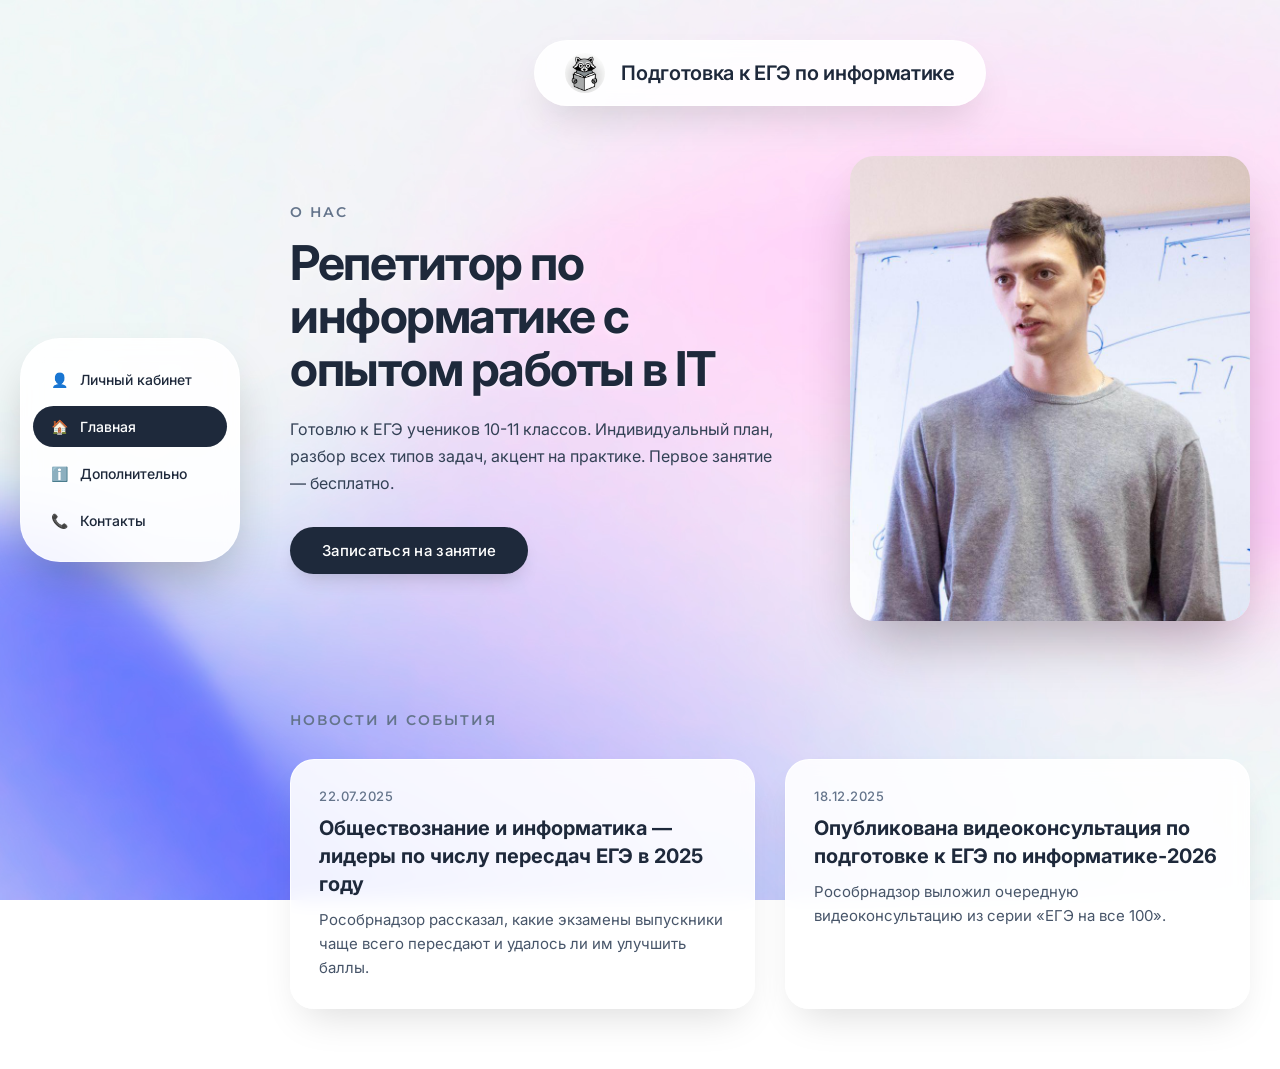
<file: index.html>
<!DOCTYPE html>
<html lang="ru">
<head>
    <meta charset="UTF-8">
    <meta name="viewport" content="width=device-width, initial-scale=1.0">
    <title>Подготовка к ЕГЭ по информатике</title>
    <link rel="stylesheet" href="style.css">
    <link href="https://fonts.googleapis.com/css2?family=Inter:wght@400;500;600;700&family=Montserrat:wght@600&display=swap" rel="stylesheet">
</head>
<body>    
    <div class="sidebar">
        <ul>
            <li><a href="lk_prew.html"><span>👤</span> <span>Личный кабинет</span></a></li>
            <li><a href="index.html" class="active"><span>🏠</span> <span>Главная</span></a></li>
            <li><a href="info.html"><span>ℹ️</span> <span>Дополнительно</span></a></li>
            <li><a href="contacts.html"><span>📞</span> <span>Контакты</span></a></li>
        </ul>
    </div>
    
    <div class="head-block">
        <div class="logo" id="logoContainer">
            <img src="logo.png" alt="Логотип" onerror="this.src='data:image/svg+xml;utf8,<svg xmlns=\'http://www.w3.org/2000/svg\' width=\'40\' height=\'40\' viewBox=\'0 0 24 24\'><circle cx=\'12\' cy=\'12\' r=\'12\' fill=\'%231e293b\'/><text x=\'6\' y=\'18\' font-family=\'Inter\' font-size=\'14\' fill=\'white\'>ЕГЭ</text></svg>'">
        </div>
        <h1>Подготовка к ЕГЭ по информатике</h1>
    </div>
    
    <div id="about">
        <div class="about-content">
            <h2>О НАС</h2>
            <h3>Репетитор по информатике с опытом работы в IT</h3>
            <p>Готовлю к ЕГЭ учеников 10-11 классов. Индивидуальный план, разбор всех типов задач, акцент на практике. Первое занятие — бесплатно.</p>
            <a href="contacts.html" class="btn">Записаться на занятие</a>
        </div>
        <div class="about-photo">
			<div class="photo photo-hover">
				<img src="ppl.png" alt="Команда" onerror="this.src='data:image/svg+xml;utf8,<svg width=\'400\' height=\'300\' xmlns=\'http://www.w3.org/2000/svg\'><rect width=\'400\' height=\'300\' fill=\'%23e2e8f0\'/><text x=\'50%\' y=\'50%\' font-family=\'Inter\' font-size=\'20\' fill=\'%23475669\' text-anchor=\'middle\' dy=\'.3em\'>Фото</text></svg>'">
			</div>
		</div>
    </div>
    
    <div id="news">
        <div class="text">
            <h2>НОВОСТИ И СОБЫТИЯ</h2>
        </div>
        <div class="news-grid">
            <div class="news-card">
                <span class="news-date">22.07.2025</span>
                <h3 class="news-title">Обществознание и информатика — лидеры по числу пересдач ЕГЭ в 2025 году</h3>
                <p class="news-excerpt">Рособрнадзор рассказал, какие экзамены выпускники чаще всего пересдают и удалось ли им улучшить баллы.</p>
            </div>
            
            <div class="news-card">
                <span class="news-date">18.12.2025</span>
                <h3 class="news-title">Опубликована видеоконсультация по подготовке к ЕГЭ по информатике-2026</h3>
                <p class="news-excerpt">Рособрнадзор выложил очередную видеоконсультацию из серии «ЕГЭ на все 100».</p>
            </div>
        </div>
    </div>
</body>
</html>
</file>
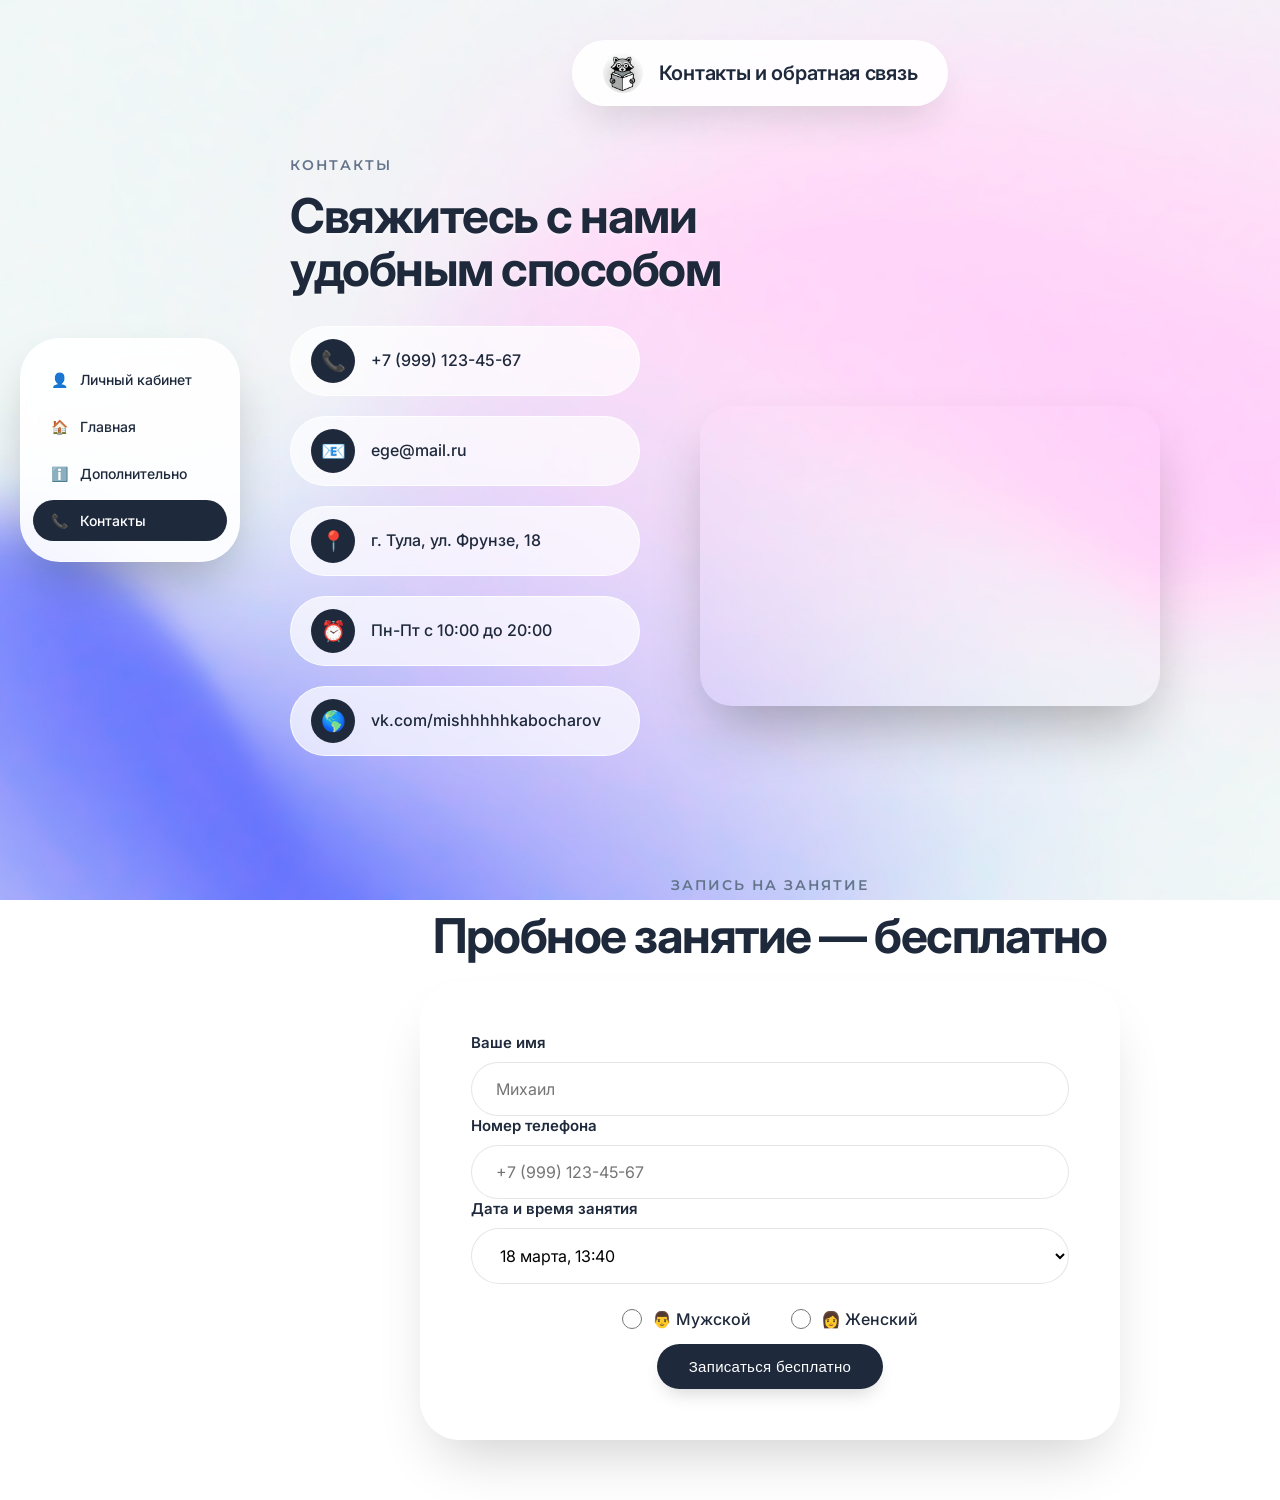
<file: contacts.html>
<!DOCTYPE html>
<html lang="ru">
<head>
    <meta charset="UTF-8">
    <meta name="viewport" content="width=device-width, initial-scale=1.0">
    <title>Контакты — Подготовка к ЕГЭ по информатике</title>
    <link rel="stylesheet" href="style.css">
    <link href="https://fonts.googleapis.com/css2?family=Inter:wght@400;500;600;700&family=Montserrat:wght@600&display=swap" rel="stylesheet">
    
    <!-- Подключение API Яндекс Карт с вашим ключом -->
    <script src="https://api-maps.yandex.ru/2.1/?apikey=f5c2d8ea-618f-4a41-a942-e3aebcf95d36&lang=ru_RU" type="text/javascript"></script>
</head>
<body>    
    <div class="sidebar">
        <ul>
            <li><a href="lk_prew.html"><span>👤</span> <span>Личный кабинет</span></a></li>
            <li><a href="index.html"><span>🏠</span> <span>Главная</span></a></li>
            <li><a href="info.html"><span>ℹ️</span> <span>Дополнительно</span></a></li>
            <li><a href="contacts.html" class="active"><span>📞</span> <span>Контакты</span></a></li>
        </ul>
    </div>
    
    <div class="head-block">
        <div class="logo" id="logoContainer">
            <img src="logo.png" alt="Логотип" onerror="this.src='data:image/svg+xml;utf8,<svg xmlns=\'http://www.w3.org/2000/svg\' width=\'40\' height=\'40\' viewBox=\'0 0 24 24\'><circle cx=\'12\' cy=\'12\' r=\'12\' fill=\'%231e293b\'/><text x=\'6\' y=\'18\' font-family=\'Inter\' font-size=\'14\' fill=\'white\'>ЕГЭ</text></svg>'">
        </div>
        <h1>Контакты и обратная связь</h1>
    </div>
    
    <div id="contacts">
        <div class="contacts-content">
            <h2>КОНТАКТЫ</h2>
            <h3>Свяжитесь с нами удобным способом</h3>
            
            <div class="contact-items">
                <div class="contact-item">
                    <span class="contact-icon">📞</span>
                    <p>+7 (999) 123-45-67</p>
                </div>
                <div class="contact-item">
                    <span class="contact-icon">📧</span>
                    <p>ege@mail.ru</p>
                </div>
                <div class="contact-item">
                    <span class="contact-icon">📍</span>
                    <p>г. Тула, ул. Фрунзе, 18</p>
                </div>
                <div class="contact-item">
                    <span class="contact-icon">⏰</span>
                    <p>Пн-Пт с 10:00 до 20:00</p>
                </div>
                <div class="contact-item">
                    <span class="contact-icon">🌎</span>
                    <p>vk.com/mishhhhhkabocharov</p>
                </div>
            </div>
        </div>
        
        <div class="contacts-photo">
            <!-- Контейнер для Яндекс Карты -->
            <div id="map" style="width: 100%; height: 300px; border-radius: 32px; overflow: hidden; box-shadow: 0 30px 60px -15px rgba(0, 0, 0, 0.3);"></div>
        </div>
    </div>
    
    <div id="booking">
        <div class="text">
            <h2>ЗАПИСЬ НА ЗАНЯТИЕ</h2>
            <h3>Пробное занятие — бесплатно</h3>
            
            <form id="bookingForm" action="#" method="post" onsubmit="return validateForm()">
                <div class="form-group">
                    <label>Ваше имя</label>
                    <input type="text" id="bookingName" placeholder="Михаил">
                    <div class="error-message" id="bookingNameError">Пожалуйста, введите имя</div>
                </div>
                
                <div class="form-group">
                    <label>Номер телефона</label>
                    <input type="text" id="phone" placeholder="+7 (999) 123-45-67">
                    <div class="error-message" id="phoneError">Введите корректный номер телефона</div>
                </div>
                
                <div class="form-group">
                    <label>Дата и время занятия</label>
                    <select name="city" id="city">
                        <option value="1" selected>18 марта, 13:40</option>
                        <option value="2">18 марта, 15:00</option>
                        <option value="3">20 марта, 13:40</option>
                        <option value="4">23 марта, 15:00</option>
                    </select>
                </div>
                
                <div class="form-group radio-group">
                    <label>
                        <input type="radio" name="gender" value="male"> 👨 Мужской
                    </label>
                    <label>
                        <input type="radio" name="gender" value="female"> 👩 Женский
                    </label>
                </div>
                <div class="error-message" id="genderError">Пожалуйста, выберите пол</div>
                
                <input type="submit" value="Записаться бесплатно">
            </form>
        </div>
    </div>

    <!-- Модальное окно для успешной записи -->
    <div id="successModal" style="display: none; position: fixed; top: 0; left: 0; width: 100%; height: 100%; background: rgba(0, 0, 0, 0.5); backdrop-filter: blur(5px); z-index: 2000; justify-content: center; align-items: center;">
        <div style="background: rgba(255, 255, 255, 0.95); backdrop-filter: blur(10px); border-radius: 40px; padding: 40px; max-width: 400px; width: 90%; box-shadow: 0 30px 60px -20px rgba(0, 0, 0, 0.3); text-align: center; animation: modalSlideUp 0.3s ease-out; border: 1px solid rgba(255, 255, 255, 0.8);">
            <div style="font-size: 80px; margin-bottom: 20px; line-height: 1;">✅</div>
            <h3 style="font-size: 28px; font-weight: 700; color: #1e293b; margin-bottom: 15px;">Вы записаны!</h3>
            <p style="font-size: 16px; color: #475569; margin-bottom: 30px; line-height: 1.6;">Спасибо за запись на пробное занятие. Наш менеджер свяжется с вами в ближайшее время для подтверждения.</p>
            <button onclick="closeModal()" style="background: #1e293b; color: white; border: none; padding: 14px 32px; border-radius: 60px; font-size: 16px; font-weight: 500; cursor: pointer; transition: all 0.2s ease; box-shadow: 0 10px 20px -8px rgba(0, 0, 0, 0.2);">Отлично</button>
        </div>
    </div>

    <!-- Добавьте стили для анимации модального окна -->
    <style>
        @keyframes modalSlideUp {
            from {
                opacity: 0;
                transform: translateY(30px);
            }
            to {
                opacity: 1;
                transform: translateY(0);
            }
        }
        
        @media (max-width: 768px) {
            #successModal > div {
                padding: 30px;
                width: 95%;
            }
            
            #successModal h3 {
                font-size: 24px;
            }
            
            #successModal p {
                font-size: 15px;
            }
        }
    </style>

    <script>
        // Инициализация карты
        ymaps.ready(initMap);
        
        function initMap() {
            try {
                // Координаты центра (ул. Фрунзе, 18, Тула)
                var mapCenter = [54.189371, 37.590821];
                
                var map = new ymaps.Map('map', {
                    center: mapCenter,
                    zoom: 16,
                    controls: ['zoomControl']
                });
                
                // Создание метки
                var placemark = new ymaps.Placemark(mapCenter, {
                    hintContent: 'ул. Фрунзе, 18',
                    balloonContent: '<strong>Подготовка к ЕГЭ</strong><br>ул. Фрунзе, 18<br>Тула'
                }, {
                    preset: 'islands#redIcon',
                    iconColor: '#1e293b'
                });
                
                map.geoObjects.add(placemark);
                
                // Адаптация карты при изменении размера окна
                window.addEventListener('resize', function() {
                    map.container.fitToViewport();
                });
            } catch (error) {
                console.error('Ошибка загрузки карты:', error);
                document.getElementById('map').innerHTML = '<div style="width: 100%; height: 100%; background: #f1f5f9; display: flex; align-items: center; justify-content: center; border-radius: 32px;"><p style="color: #64748b;">Карта временно недоступна</p></div>';
            }
        }
        
        // Функция открытия модального окна
        function showSuccessModal() {
            const modal = document.getElementById('successModal');
            modal.style.display = 'flex';
            
            // Блокируем прокрутку страницы
            document.body.style.overflow = 'hidden';
        }
        
        // Функция закрытия модального окна
        function closeModal() {
            const modal = document.getElementById('successModal');
            modal.style.display = 'none';
            
            // Возвращаем прокрутку
            document.body.style.overflow = 'auto';
            
            // Опционально: очищаем форму
            document.getElementById('bookingForm').reset();
        }
        
        // Закрытие по клику вне модального окна
        window.onclick = function(event) {
            const modal = document.getElementById('successModal');
            if (event.target === modal) {
                closeModal();
            }
        }
        
        // Закрытие по нажатию Escape
        document.addEventListener('keydown', function(event) {
            if (event.key === 'Escape') {
                const modal = document.getElementById('successModal');
                if (modal.style.display === 'flex') {
                    closeModal();
                }
            }
        });
        
        function validateForm() {
            let isValid = true;
            
            // Имя
            const nameInput = document.getElementById('bookingName');
            const nameError = document.getElementById('bookingNameError');
            if (nameInput.value.trim() === '') {
                nameInput.classList.add('error');
                nameError.classList.add('show');
                isValid = false;
            } else {
                nameInput.classList.remove('error');
                nameError.classList.remove('show');
            }
            
            // Телефон
            const phoneInput = document.getElementById('phone');
            const phoneError = document.getElementById('phoneError');
            const phoneRegex = /^\+7\s?\(?\d{3}\)?\s?\d{3}\s?-?\d{2}\s?-?\d{2}$/;
            if (phoneInput.value.trim() === '' || !phoneRegex.test(phoneInput.value.trim())) {
                phoneInput.classList.add('error');
                phoneError.classList.add('show');
                isValid = false;
            } else {
                phoneInput.classList.remove('error');
                phoneError.classList.remove('show');
            }
            
            // Пол
            const genderMale = document.querySelector('input[name="gender"][value="male"]');
            const genderFemale = document.querySelector('input[name="gender"][value="female"]');
            const genderError = document.getElementById('genderError');
            if (!genderMale.checked && !genderFemale.checked) {
                genderError.classList.add('show');
                isValid = false;
            } else {
                genderError.classList.remove('show');
            }
            
            if (isValid) {
                // Показываем модальное окно вместо alert
                showSuccessModal();
                
                // Здесь можно добавить реальную отправку формы
                console.log('Форма отправлена:', {
                    name: nameInput.value.trim(),
                    phone: phoneInput.value.trim(),
                    date: document.getElementById('city').value,
                    gender: genderMale.checked ? 'male' : 'female'
                });
            }
            
            return false; // Отключаем реальную отправку для демонстрации
        }
    </script>
</body>
</html>
</file>
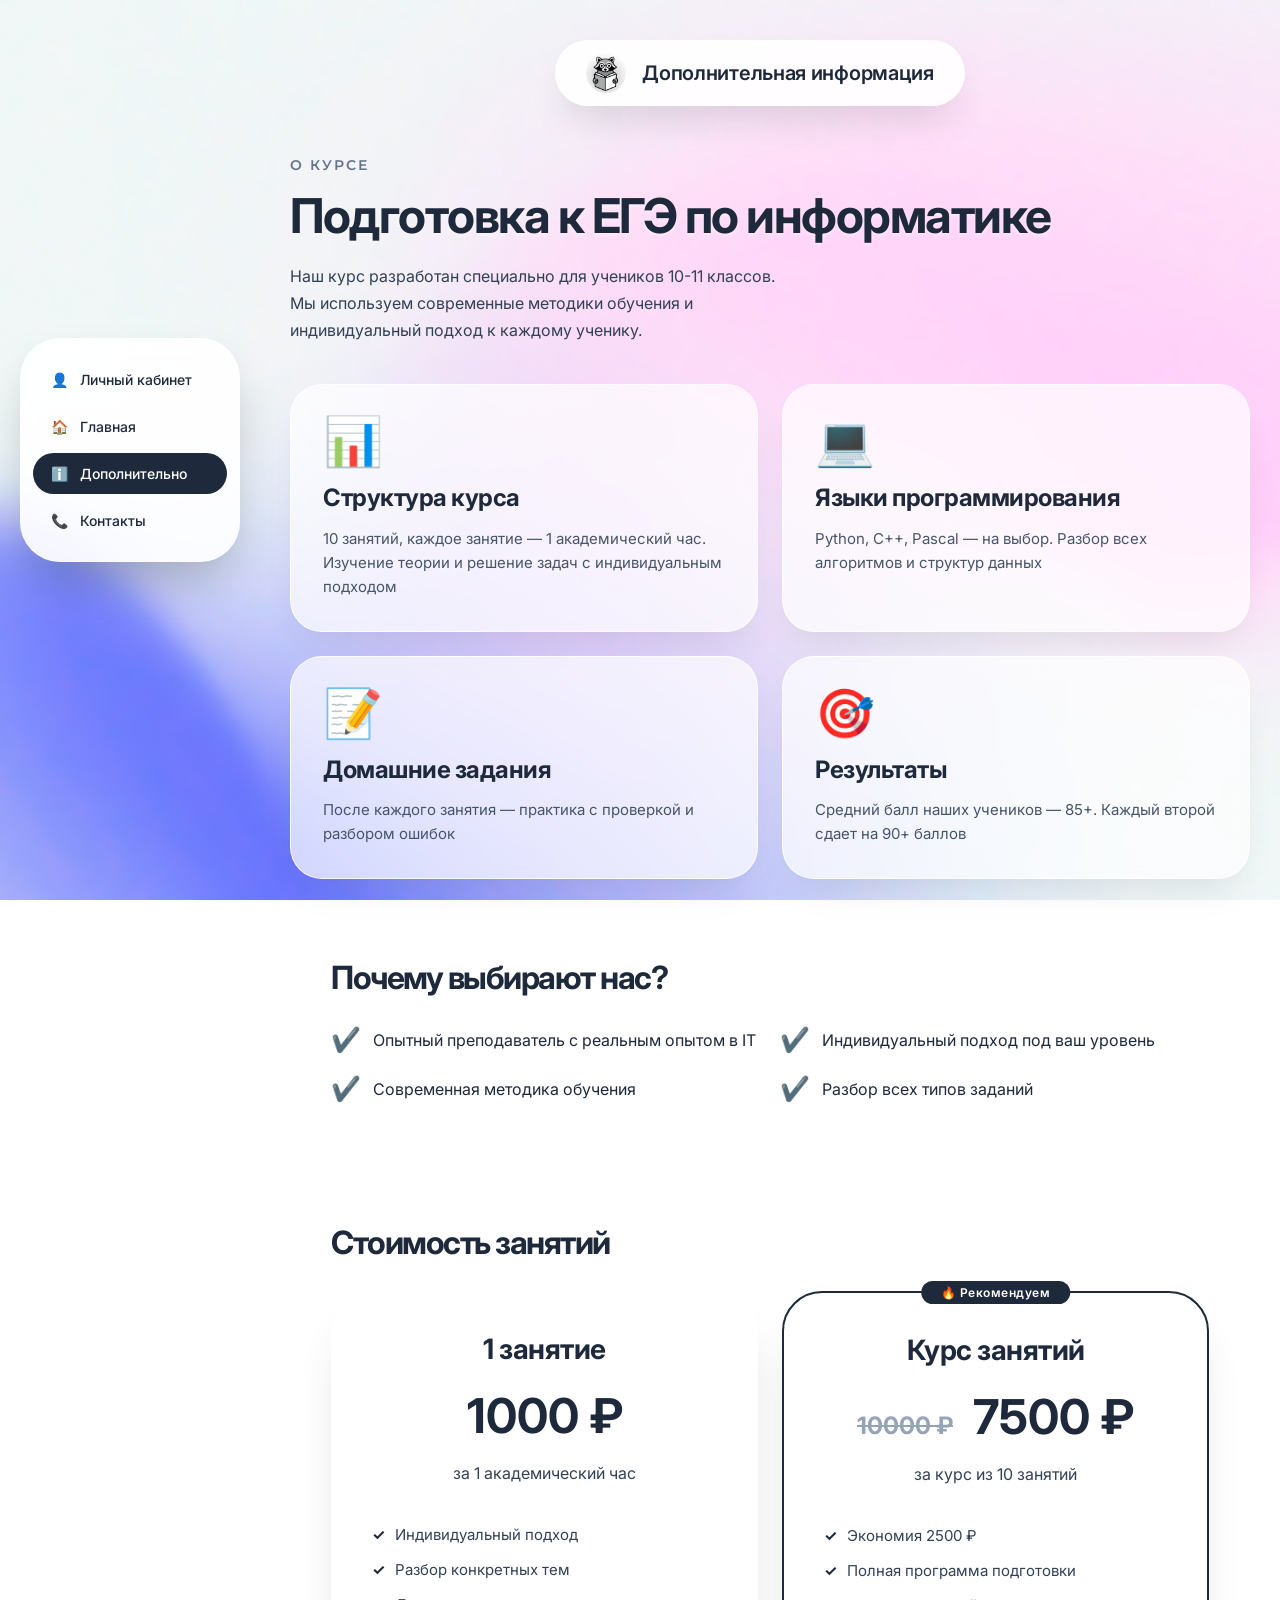
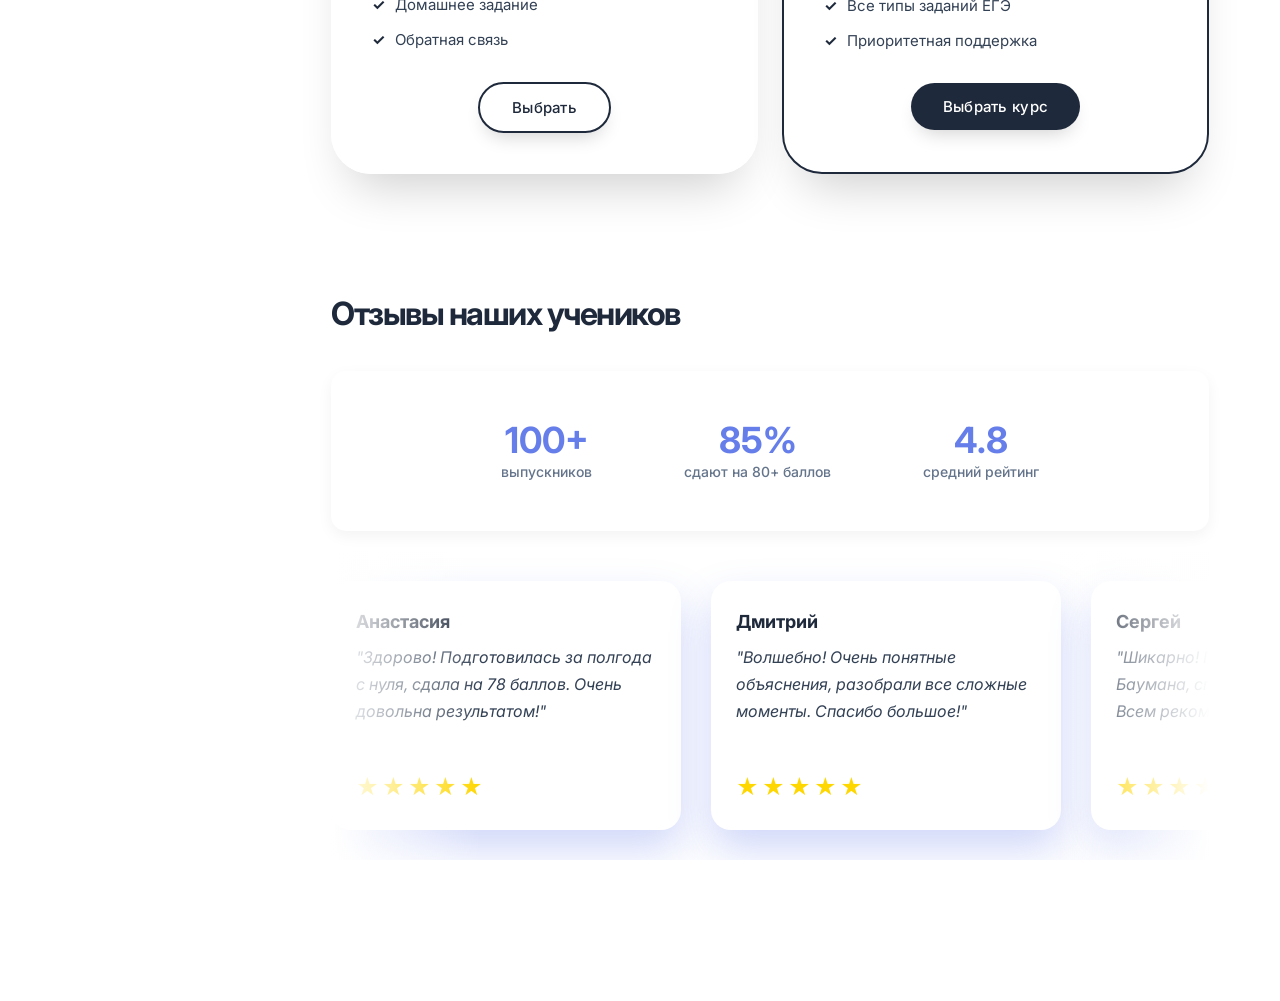
<file: info.html>
<!DOCTYPE html>
<html lang="ru">
<head>
    <meta charset="UTF-8">
    <meta name="viewport" content="width=device-width, initial-scale=1.0">
    <title>Дополнительно — Подготовка к ЕГЭ по информатике</title>
    <link rel="stylesheet" href="style.css">
    <link href="https://fonts.googleapis.com/css2?family=Inter:wght@400;500;600;700&family=Montserrat:wght@600&display=swap" rel="stylesheet">
    <style>
        /* Контейнер для бесконечной ленты */
        .infinite-scroll-container {
            width: 100%;
            overflow: hidden;
            position: relative;
            padding: 20px 0;
        }

        /* Градиентные маски по бокам для эффекта затухания */
        .infinite-scroll-container:before,
        .infinite-scroll-container:after {
            content: '';
            position: absolute;
            top: 0;
            width: 150px;
            height: 100%;
            z-index: 2;
            pointer-events: none;
        }

        .infinite-scroll-container:before {
            left: 0;
            background: linear-gradient(90deg, white 0%, rgba(255,255,255,0) 100%);
        }

        .infinite-scroll-container:after {
            right: 0;
            background: linear-gradient(-90deg, white 0%, rgba(255,255,255,0) 100%);
        }

        /* Лента с отзывами */
        .reviews-ticker {
            display: flex;
            gap: 30px;
            animation: scroll 40s linear infinite;
            width: fit-content;
            padding: 10px 0;
        }

        /* Эффект замедления при наведении */
        .reviews-ticker:hover {
            animation-play-state: paused;
        }

        /* Анимация бесконечной прокрутки */
        @keyframes scroll {
            0% {
                transform: translateX(0);
            }
            100% {
                transform: translateX(calc(-50% - 15px));
            }
        }

        /* Карточка отзыва */
        .review-card {
            flex: 0 0 350px;
            background: white;
            border-radius: 20px;
            padding: 30px 25px;
            box-shadow: 0 20px 40px rgba(102, 126, 234, 0.3);
            color: white;
            transition: all 0.3s ease;
            position: relative;
            overflow: hidden;
        }

        /* Декоративный элемент */
        .review-card:before {
            content: '"';
            position: absolute;
            top: -20px;
            right: 10px;
            font-size: 150px;
            color: rgba(255, 255, 255, 0.1);
            font-family: serif;
            line-height: 1;
        }

        .review-card:hover {
            transform: translateY(-10px) scale(1.02);
            box-shadow: 0 30px 60px rgba(102, 126, 234, 0.4);
        }


        .review-text {
            font-size: 16px;
            line-height: 1.7;
            margin-bottom: 20px;
            font-style: italic;
            position: relative;
            z-index: 1;
            min-height: 100px;
        }

        .review-rating {
            color: #ffd700;
            font-size: 22px;
            letter-spacing: 3px;
            position: relative;
            z-index: 1;
        }
        
        /* Статистика отзывов */
        .reviews-stats {
            display: flex;
            justify-content: center;
            gap: 50px;
            margin: 40px 0 20px;
            padding: 20px;
            background: white;
            border-radius: 15px;
            box-shadow: 0 5px 15px rgba(0,0,0,0.05);
        }

        .stat-item {
            text-align: center;
        }

        .stat-value {
            font-size: 36px;
            font-weight: 700;
            color: #667eea;
            line-height: 1;
        }

        .stat-label {
            font-size: 14px;
            color: #64748b;
            margin-top: 5px;
        }

        /* Исправленная мобильная версия */
        @media (max-width: 768px) {
            .review-card {
                flex: 0 0 280px;
                padding: 20px;
            }
            
            .review-author {
                font-size: 18px;
                margin-bottom: 10px;
            }
            
            .review-text {
                font-size: 14px;
                line-height: 1.5;
                min-height: 70px;
                margin-bottom: 15px;
            }
            
            .review-rating {
                font-size: 18px;
                letter-spacing: 2px;
            }
            
            .reviews-stats {
                gap: 15px;
                flex-wrap: wrap;
                padding: 15px;
                margin: 30px 0 15px;
            }
            
            .stat-item {
                flex: 1 1 auto;
                min-width: 80px;
            }
            
            .stat-value {
                font-size: 24px;
            }
            
            .stat-label {
                font-size: 12px;
            }
            
            .infinite-scroll-container:before,
            .infinite-scroll-container:after {
                width: 40px;
            }
            
            .reviews-ticker {
                gap: 15px;
                animation: scroll 30s linear infinite;
            }
        }

        /* Для очень маленьких экранов */
        @media (max-width: 480px) {
            .review-card {
                flex: 0 0 240px;
                padding: 15px;
            }
            
            .review-author {
                font-size: 16px;
                margin-bottom: 8px;
            }
            
            .review-text {
                font-size: 13px;
                min-height: 60px;
                margin-bottom: 12px;
            }
            
            .review-rating {
                font-size: 16px;
            }
            
            .reviews-stats {
                gap: 10px;
                padding: 12px;
            }
            
            .stat-value {
                font-size: 20px;
            }
            
            .stat-label {
                font-size: 11px;
            }
            
            .infinite-scroll-container:before,
            .infinite-scroll-container:after {
                width: 30px;
            }
            
            .reviews-ticker {
                gap: 12px;
            }
        }
    </style>
</head>
<!-- Подключение jQuery -->
<script src="https://code.jquery.com/jquery-3.6.0.min.js"></script>
<body>    
    <div class="sidebar">
        <ul>
            <li><a href="lk_prew.html"><span>👤</span> <span>Личный кабинет</span></a></li>
            <li><a href="index.html"><span>🏠</span> <span>Главная</span></a></li>
            <li><a href="info.html" class="active"><span>ℹ️</span> <span>Дополнительно</span></a></li>
            <li><a href="contacts.html"><span>📞</span> <span>Контакты</span></a></li>
        </ul>
    </div>
    
    <div class="head-block">
        <div class="logo" id="logoContainer">
            <img src="logo.png" alt="Логотип" onerror="this.src='data:image/svg+xml;utf8,<svg xmlns=\'http://www.w3.org/2000/svg\' width=\'40\' height=\'40\' viewBox=\'0 0 24 24\'><circle cx=\'12\' cy=\'12\' r=\'12\' fill=\'%231e293b\'/><text x=\'6\' y=\'18\' font-family=\'Inter\' font-size=\'14\' fill=\'white\'>ЕГЭ</text></svg>'">
        </div>
        <h1>Дополнительная информация</h1>
    </div>
    
    <div id="about-course">
        <div class="text">
            <h2>О КУРСЕ</h2>
            <h3>Подготовка к ЕГЭ по информатике</h3>
            <p>Наш курс разработан специально для учеников 10-11 классов. Мы используем современные методики обучения и индивидуальный подход к каждому ученику.</p>
            
            <!-- Карточки с информацией -->
            <div class="info-grid">
                <div class="info-card">
                    <span class="info-icon">📊</span>
                    <h3>Структура курса</h3>
                    <p>10 занятий, каждое занятие — 1 академический час. Изучение теории и решение задач с индивидуальным подходом</p>
                </div>
                
                <div class="info-card">
                    <span class="info-icon">💻</span>
                    <h3>Языки программирования</h3>
                    <p>Python, C++, Pascal — на выбор. Разбор всех алгоритмов и структур данных</p>
                </div>
                
                <div class="info-card">
                    <span class="info-icon">📝</span>
                    <h3>Домашние задания</h3>
                    <p>После каждого занятия — практика с проверкой и разбором ошибок</p>
                </div>
                
                <div class="info-card">
                    <span class="info-icon">🎯</span>
                    <h3>Результаты</h3>
                    <p>Средний балл наших учеников — 85+. Каждый второй сдает на 90+ баллов</p>
                </div>
            </div>
            
            <!-- Преимущества -->
            <div class="features-section">
                <h3>Почему выбирают нас?</h3>
                <div class="features-list">
                    <div class="feature-item"><span>✔️</span> Опытный преподаватель с реальным опытом в IT</div>
                    <div class="feature-item"><span>✔️</span> Индивидуальный подход под ваш уровень</div>
                    <div class="feature-item"><span>✔️</span> Современная методика обучения</div>
                    <div class="feature-item"><span>✔️</span> Разбор всех типов заданий</div>
                </div>
            </div>
            
            <!-- Цены -->
            <div class="prices-section">
                <h3>Стоимость занятий</h3>
                <div class="prices-grid">
                    <div class="price-card">
                        <h4>1 занятие</h4>
                        <div class="price-value">1000 ₽</div>
                        <p class="price-description">за 1 академический час</p>
                        <ul class="price-features">
                            <li>Индивидуальный подход</li>
                            <li>Разбор конкретных тем</li>
                            <li>Домашнее задание</li>
                            <li>Обратная связь</li>
                        </ul>
                        <a href="contacts.html" class="price-btn outline">Выбрать</a>
                    </div>
                    
                    <div class="price-card popular">
                        <h4>Курс занятий</h4>
                        <div class="price-value">
                            <span class="price-old">10000 ₽</span> 7500 ₽
                        </div>
                        <p class="price-description">за курс из 10 занятий</p>
                        <ul class="price-features">
                            <li>Экономия 2500 ₽</li>
                            <li>Полная программа подготовки</li>
                            <li>Все типы заданий ЕГЭ</li>
                            <li>Приоритетная поддержка</li>
                        </ul>
                        <a href="contacts.html" class="price-btn">Выбрать курс</a>
                    </div>
                </div>
            </div>
            
            <!-- Отзывы с бесконечной лентой -->
            <div class="reviews-section">
                <h3>Отзывы наших учеников</h3>
                
                <!-- Статистика -->
                <div class="reviews-stats">
                    <div class="stat-item">
                        <div class="stat-value">100+</div>
                        <div class="stat-label">выпускников</div>
                    </div>
                    <div class="stat-item">
                        <div class="stat-value">85%</div>
                        <div class="stat-label">сдают на 80+ баллов</div>
                    </div>
                    <div class="stat-item">
                        <div class="stat-value">4.8</div>
                        <div class="stat-label">средний рейтинг</div>
                    </div>
                </div>
                
                <!-- Контейнер для бесконечной ленты -->
                <div class="infinite-scroll-container">
                    <div class="reviews-ticker" id="reviewsTicker">
                        <!-- Первый набор отзывов -->
                        <div class="review-card">
                            <span class="review-author">Анастасия</span>
                            <p class="review-text">"Здорово! Подготовилась за полгода с нуля, сдала на 78 баллов. Очень довольна результатом!"</p>
                            <div class="review-rating">★★★★★</div>
                        </div>
                        
                        <div class="review-card">
                            <span class="review-author">Дмитрий</span>
                            <p class="review-text">"Волшебно! Очень понятные объяснения, разобрали все сложные моменты. Спасибо большое!"</p>
                            <div class="review-rating">★★★★★</div>
                        </div>
                        
                        <div class="review-card">
                            <span class="review-author">Сергей</span>
                            <p class="review-text">"Шикарно! Поступил в МГТУ им. Баумана, спасибо за подготовку. Всем рекомендую!"</p>
                            <div class="review-rating">★★★★★</div>
                        </div>
                        
                        <div class="review-card">
                            <span class="review-author">Екатерина</span>
                            <p class="review-text">"Прекрасно! За 3 месяца подтянула информатику с 50 до 87 баллов. Отличный курс!"</p>
                            <div class="review-rating">★★★★★</div>
                        </div>
                        
                        <div class="review-card">
                            <span class="review-author">Михаил</span>
                            <p class="review-text">"Отлично! Сдал на 92 балла, поступил в ИТМО. Спасибо за знания и поддержку!"</p>
                            <div class="review-rating">★★★★★</div>
                        </div>
                        
                        <!-- Дублируем отзывы для бесконечной прокрутки -->
                        <div class="review-card">
                            <span class="review-author">Анастасия</span>
                            <p class="review-text">"Здорово! Подготовилась за полгода с нуля, сдала на 78 баллов. Очень довольна результатом!"</p>
                            <div class="review-rating">★★★★★</div>
                        </div>
                        
                        <div class="review-card">
                            <span class="review-author">Дмитрий</span>
                            <p class="review-text">"Волшебно! Очень понятные объяснения, разобрали все сложные моменты. Спасибо большое!"</p>
                            <div class="review-rating">★★★★★</div>
                        </div>
                        
                        <div class="review-card">
                            <span class="review-author">Сергей</span>
                            <p class="review-text">"Шикарно! Поступил в МГТУ им. Баумана, спасибо за подготовку. Всем рекомендую!"</p>
                            <div class="review-rating">★★★★★</div>
                        </div>
                        
                        <div class="review-card">
                            <span class="review-author">Екатерина</span>
                            <p class="review-text">"Прекрасно! За 3 месяца подтянула информатику с 50 до 87 баллов. Отличный курс!"</p>
                            <div class="review-rating">★★★★★</div>
                        </div>
                        
                        <div class="review-card">
                            <span class="review-author">Михаил</span>
                            <p class="review-text">"Отлично! Сдал на 92 балла, поступил в ИТМО. Спасибо за знания и поддержку!"</p>
                            <div class="review-rating">★★★★★</div>
                        </div>
                    </div>
                </div>
            </div>
        </div>
    </div>

    <script>
    $(document).ready(function() {
        // Эффект появления отзывов
        $('.review-card').each(function(index) {
            $(this).css({
                'opacity': '0',
                'transform': 'translateY(20px)'
            });
            
            setTimeout(() => {
                $(this).css({
                    'transition': 'all 0.5s ease',
                    'opacity': '1',
                    'transform': 'translateY(0)'
                });
            }, index * 100);
        });
    });
    </script>
</body>
</html>
</file>
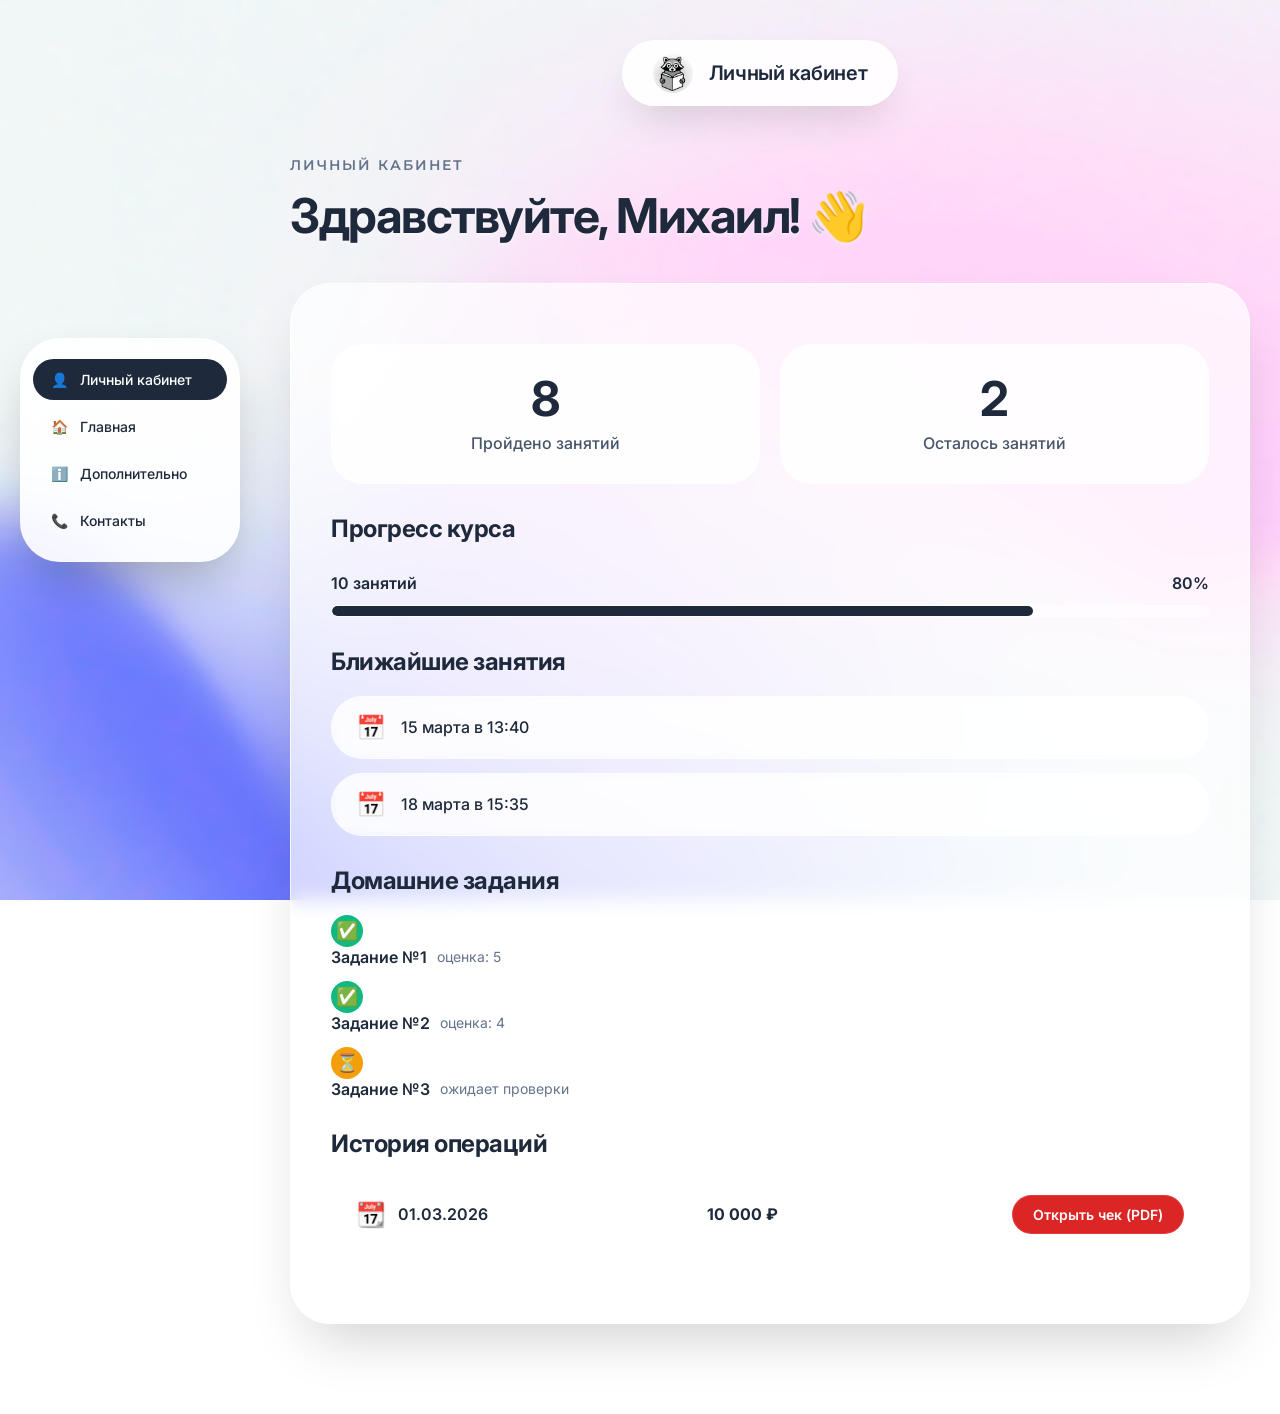
<file: lk.html>
<!DOCTYPE html>
<html lang="ru">
<head>
    <meta charset="UTF-8">
    <meta name="viewport" content="width=device-width, initial-scale=1.0">
    <title>Личный кабинет ученика — Подготовка к ЕГЭ по информатике</title>
    <link rel="stylesheet" href="style.css">
    <link href="https://fonts.googleapis.com/css2?family=Inter:wght@400;500;600;700&family=Montserrat:wght@600&display=swap" rel="stylesheet">
</head>
<body>    
    <div class="sidebar">
        <ul>
            <li><a href="lk_prew.html" class="active"><span>👤</span> <span>Личный кабинет</span></a></li>
            <li><a href="index.html"><span>🏠</span> <span>Главная</span></a></li>
            <li><a href="info.html"><span>ℹ️</span> <span>Дополнительно</span></a></li>
            <li><a href="contacts.html"><span>📞</span> <span>Контакты</span></a></li>
        </ul>
    </div>
    
    <div class="head-block">
        <div class="logo" id="logoContainer">
            <img src="logo.png" alt="Логотип" onerror="this.src='data:image/svg+xml;utf8,<svg xmlns=\'http://www.w3.org/2000/svg\' width=\'40\' height=\'40\' viewBox=\'0 0 24 24\'><circle cx=\'12\' cy=\'12\' r=\'12\' fill=\'%231e293b\'/><text x=\'6\' y=\'18\' font-family=\'Inter\' font-size=\'14\' fill=\'white\'>ЕГЭ</text></svg>'">
        </div>
        <h1>Личный кабинет</h1>
    </div>
    
    <div id="student-cabinet">
        <div class="cabinet-header">
            <h2>ЛИЧНЫЙ КАБИНЕТ</h2>
            <h3>Здравствуйте, Михаил! 👋</h3>
        </div>
        
        <div class="profile-card">
            <div class="stats-grid">
                <div class="stat-item">
                    <div class="stat-number">8</div>
                    <div class="stat-label">Пройдено занятий</div>
                </div>
                <div class="stat-item">
                    <div class="stat-number">2</div>
                    <div class="stat-label">Осталось занятий</div>
                </div>
            </div>
            
            <h3>Прогресс курса</h3>
            <div class="progress-section">
                <div class="progress-header">
                    <span>10 занятий</span>
                    <span>80%</span>
                </div>
                <div class="progress-bar">
                    <div class="progress-fill" style="width: 80%;"></div>
                </div>
            </div>
            
            <h3>Ближайшие занятия</h3>
            <div class="schedule-list">
                <div class="schedule-item">
                    <span>📅</span>
                    15 марта в 13:40
                </div>
                <div class="schedule-item">
                    <span>📅</span>
                    18 марта в 15:35
                </div>
            </div>
            
            <h3>Домашние задания</h3>
            <div class="homework-list">
                <div class="homework-item">
                    <div class="homework-status done">✅</div>
                    <div class="homework-info">
                        <span class="homework-title">Задание №1</span>
                        <span class="homework-grade">оценка: 5</span>
                    </div>
                </div>
                
                <div class="homework-item">
                    <div class="homework-status done">✅</div>
                    <div class="homework-info">
                        <span class="homework-title">Задание №2</span>
                        <span class="homework-grade">оценка: 4</span>
                    </div>
                </div>
                
                <div class="homework-item">
                    <div class="homework-status pending">⏳</div>
                    <div class="homework-info">
                        <span class="homework-title">Задание №3</span>
                        <span class="homework-grade">ожидает проверки</span>
                    </div>
                </div>
            </div>

            <h3>История операций</h3>
            <div class="homework-list" id="operations-list">
                <div class="operation-item">
                    <div class="operation-date">
                        <span>📆</span>
                        <span class="date-text">01.03.2026</span>
                    </div>
                    <div class="operation-amount">10 000 ₽</div>
                    <a href="chek111.pdf" class="pdf-button" target="_blank" onclick="handlePdfClick(event)">
                        Открыть чек (PDF)
                    </a>
                </div>
            </div>
        </div>
    </div>

    <script>
        function handlePdfClick(event) {
            const button = event.currentTarget;
            
            button.style.transform = 'scale(0.95)';
            setTimeout(() => {
                button.style.transform = '';
            }, 200);
            
            console.log('Открывается файл chek111.pdf');
        }
    </script>
</body>
</html>
</file>
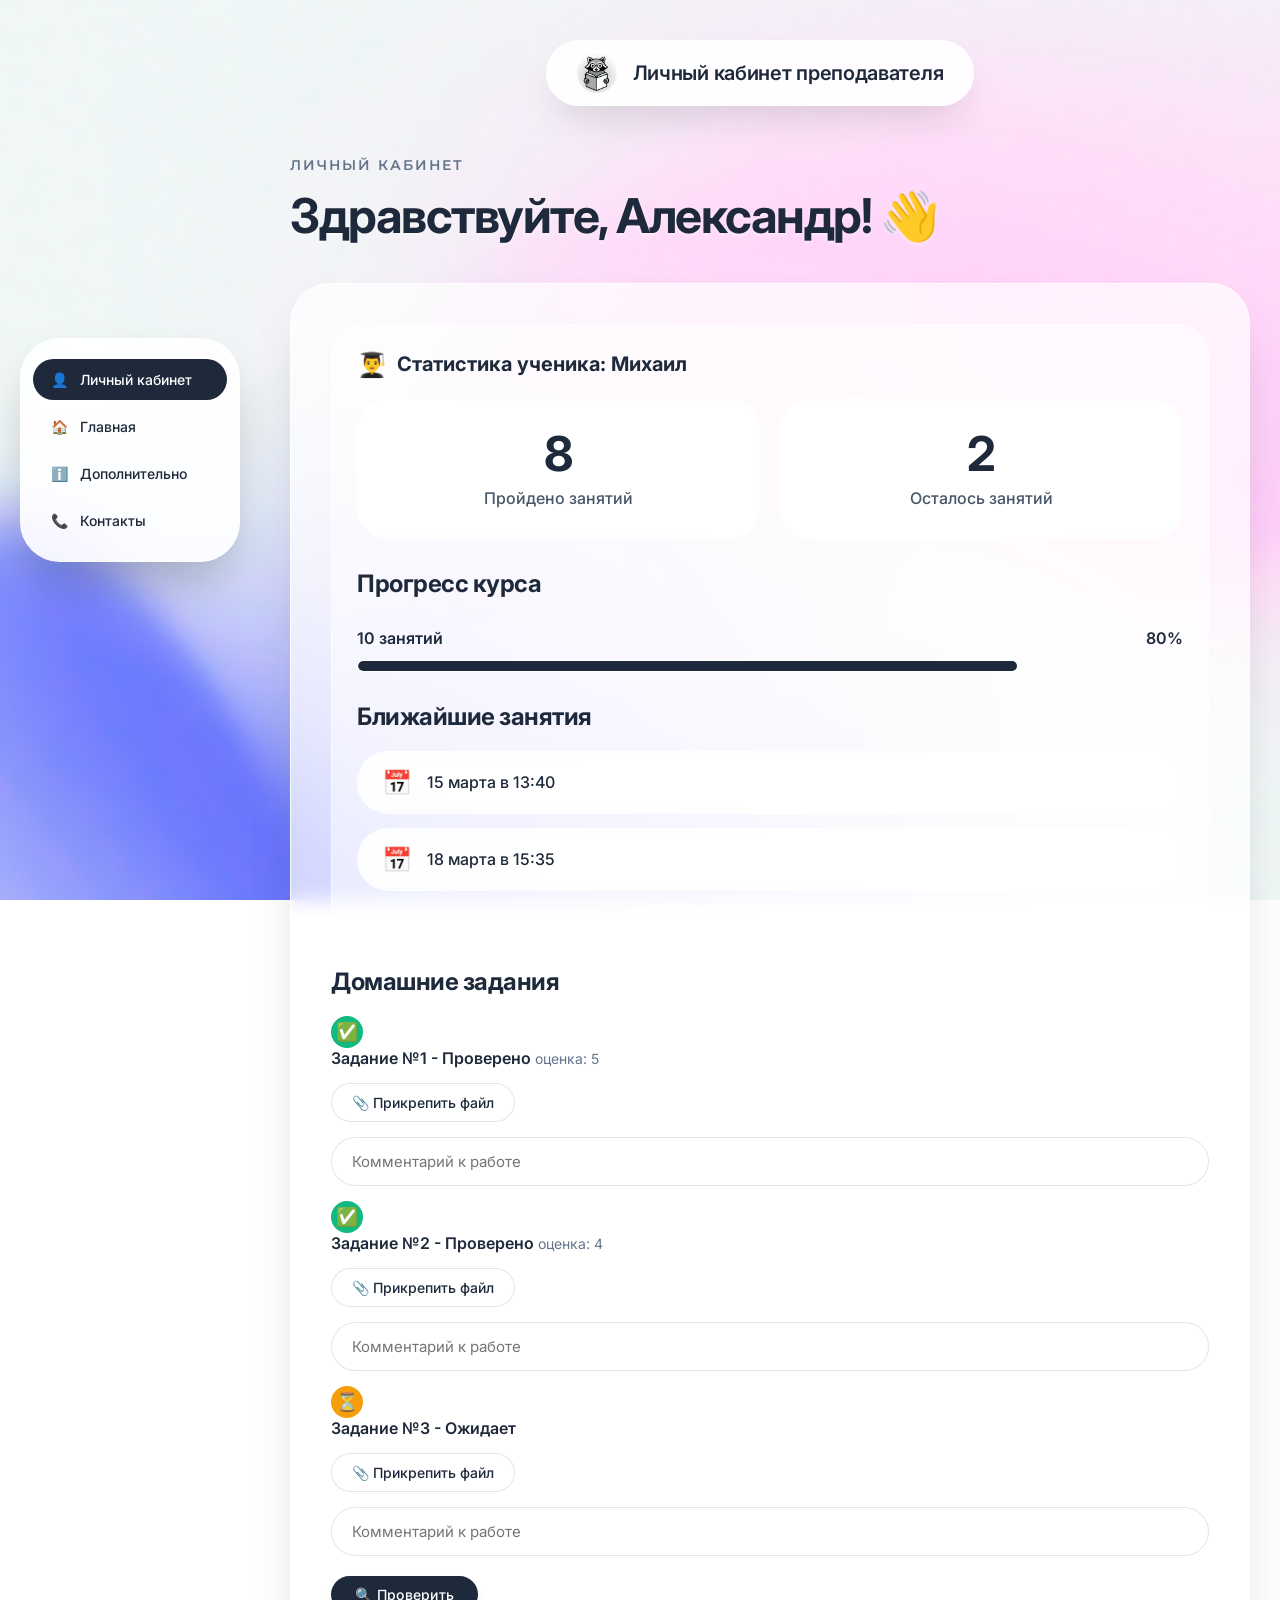
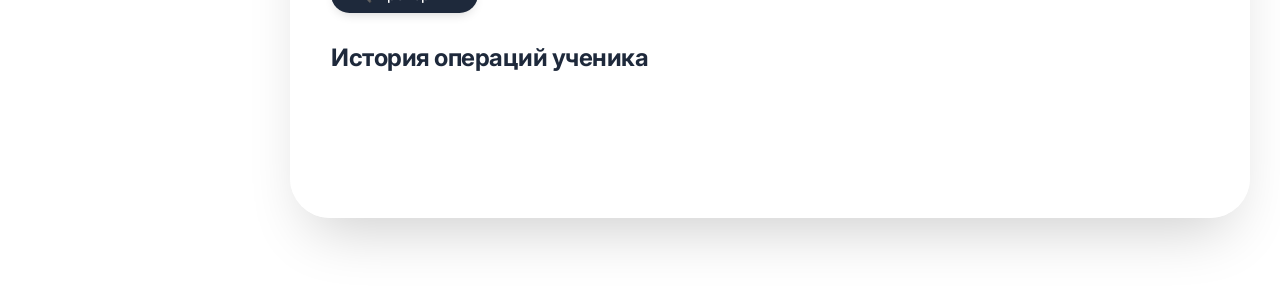
<file: lk_prepod.html>
<!DOCTYPE html>
<html lang="ru">
<head>
    <meta charset="UTF-8">
    <meta name="viewport" content="width=device-width, initial-scale=1.0">
    <title>Личный кабинет преподавателя — Подготовка к ЕГЭ по информатике</title>
    <link rel="stylesheet" href="style.css">
    <link href="https://fonts.googleapis.com/css2?family=Inter:wght@400;500;600;700&family=Montserrat:wght@600&display=swap" rel="stylesheet">
</head>
<body>    
    <div class="sidebar">
        <ul>
            <li><a href="lk_prew.html" class="active"><span>👤</span> <span>Личный кабинет</span></a></li>
            <li><a href="index.html"><span>🏠</span> <span>Главная</span></a></li>
            <li><a href="info.html"><span>ℹ️</span> <span>Дополнительно</span></a></li>
            <li><a href="contacts.html"><span>📞</span> <span>Контакты</span></a></li>
        </ul>
    </div>
    
    <div class="head-block">
        <div class="logo" id="logoContainer">
            <img src="logo.png" alt="Логотип" onerror="this.src='data:image/svg+xml;utf8,<svg xmlns=\'http://www.w3.org/2000/svg\' width=\'40\' height=\'40\' viewBox=\'0 0 24 24\'><circle cx=\'12\' cy=\'12\' r=\'12\' fill=\'%231e293b\'/><text x=\'6\' y=\'18\' font-family=\'Inter\' font-size=\'14\' fill=\'white\'>ЕГЭ</text></svg>'">
        </div>
        <h1>Личный кабинет преподавателя</h1>
    </div>
    
    <div id="teacher-cabinet">
        <div class="cabinet-header">
            <h2>ЛИЧНЫЙ КАБИНЕТ</h2>
            <h3>Здравствуйте, Александр! 👋</h3>
        </div>
        
        <div class="profile-card">
            <div class="student-section">
                <div class="student-title">
                    <span>👨‍🎓</span> Статистика ученика: Михаил
                </div>
                
                <div class="stats-grid">
                    <div class="stat-item">
                        <div class="stat-number">8</div>
                        <div class="stat-label">Пройдено занятий</div>
                    </div>
                    <div class="stat-item">
                        <div class="stat-number">2</div>
                        <div class="stat-label">Осталось занятий</div>
                    </div>
                </div>
                
                <h3>Прогресс курса</h3>
                <div class="progress-section">
                    <div class="progress-header">
                        <span>10 занятий</span>
                        <span>80%</span>
                    </div>
                    <div class="progress-bar">
                        <div class="progress-fill" style="width: 80%;"></div>
                    </div>
                </div>
                
                <h3>Ближайшие занятия</h3>
                <div class="schedule-list">
                    <div class="schedule-item">
                        <span>📅</span> 15 марта в 13:40
                    </div>
                    <div class="schedule-item">
                        <span>📅</span> 18 марта в 15:35
                    </div>
                </div>
            </div>
            
            <h3>Домашние задания</h3>
            
            <div class="homework-item">
                <div class="homework-header">
                    <div class="homework-status done">✅</div>
                    <span class="homework-title">Задание №1 - Проверено</span>
                    <span class="homework-grade">оценка: 5</span>
                </div>
                
                <div class="file-input-group">
                    <label class="file-label" for="file1">📎 Прикрепить файл</label>
                    <input type="file" id="file1">
                </div>
                
                <div class="comment-input">
                    <input type="text" placeholder="Комментарий к работе">
                </div>
            </div>
            
            <div class="homework-item">
                <div class="homework-header">
                    <div class="homework-status done">✅</div>
                    <span class="homework-title">Задание №2 - Проверено</span>
                    <span class="homework-grade">оценка: 4</span>
                </div>
                
                <div class="file-input-group">
                    <label class="file-label" for="file2">📎 Прикрепить файл</label>
                    <input type="file" id="file2">
                </div>
                
                <div class="comment-input">
                    <input type="text" placeholder="Комментарий к работе">
                </div>
            </div>
            
            <div class="homework-item">
                <div class="homework-header">
                    <div class="homework-status pending">⏳</div>
                    <span class="homework-title">Задание №3 - Ожидает</span>
                </div>
                
                <div class="file-input-group">
                    <label class="file-label" for="file3">📎 Прикрепить файл</label>
                    <input type="file" id="file3">
                </div>
                
                <div class="comment-input">
                    <input type="text" placeholder="Комментарий к работе">
                </div>
                
                <div style="margin-top: 20px;">
                    <a href="dz.docx" class="check-btn">🔍 Проверить</a>
                </div>
            </div>

            <div class="operations-section">
                <h3>История операций ученика</h3>
                
                <div class="operation-item">
                    <div class="operation-date">
                        <span>📆</span>
                        <span class="date-text">01.03.2026</span>
                    </div>
                    <div class="operation-student">Михаил</div>
                    <div class="operation-amount">10 000 ₽</div>
                    <a href="chek111.pdf" class="pdf-button" target="_blank" onclick="handlePdfClick(event)">
                        Открыть чек (PDF)
                    </a>
                </div>
            </div>
        </div>
    </div>

    <script>
        function handlePdfClick(event) {
            const button = event.currentTarget;
            
            button.style.transform = 'scale(0.95)';
            setTimeout(() => {
                button.style.transform = '';
            }, 200);
            
            console.log('Открывается файл chek111.pdf');
            
            return true;
        }
    </script>
</body>
</html>
</file>
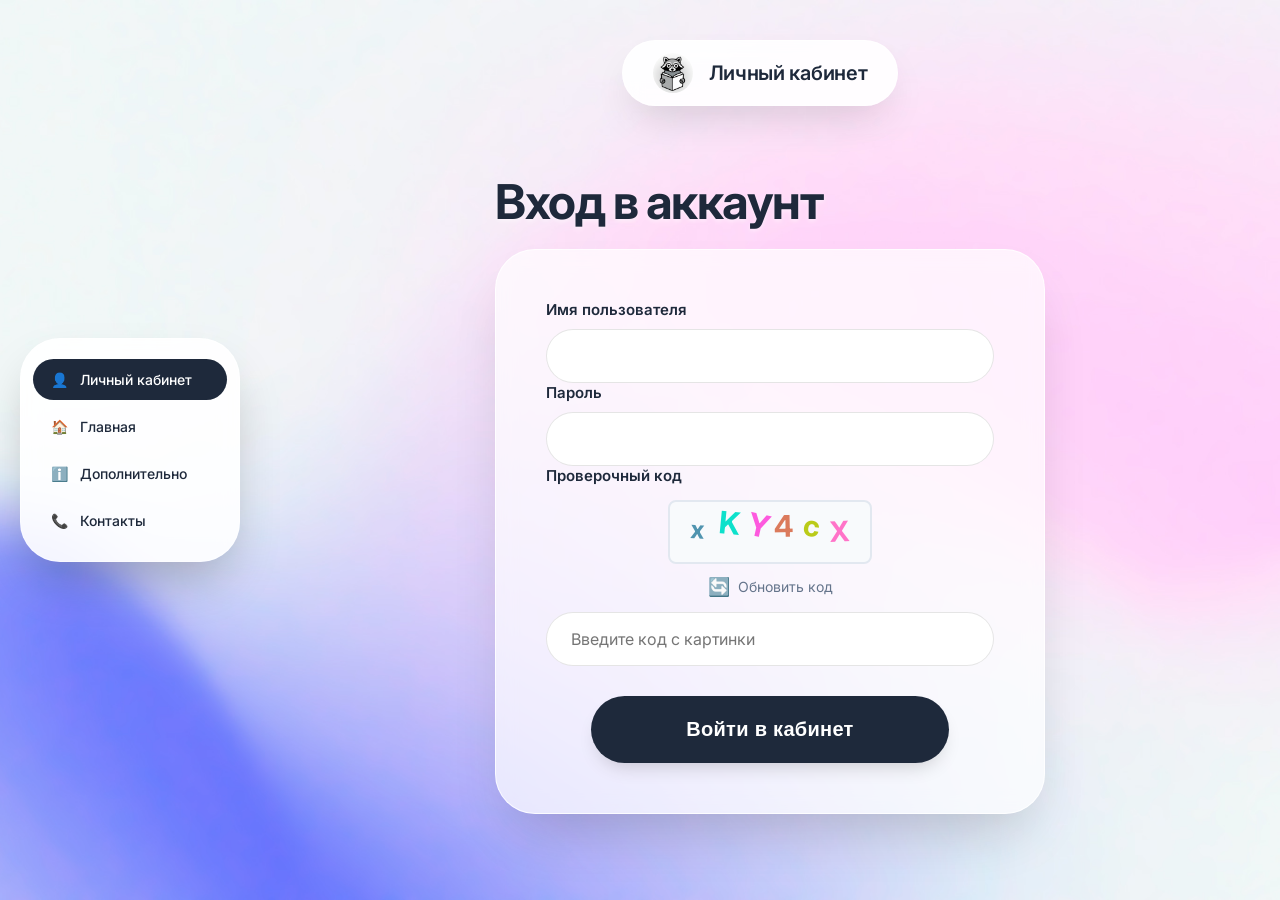
<file: lk_prew.html>
<!DOCTYPE html>
<html lang="ru">
<head>
    <meta charset="UTF-8">
    <meta name="viewport" content="width=device-width, initial-scale=1.0">
    <title>Вход в личный кабинет — Подготовка к ЕГЭ по информатике</title>
    <link rel="stylesheet" href="style.css">
    <link href="https://fonts.googleapis.com/css2?family=Inter:wght@400;500;600;700&family=Montserrat:wght@600&display=swap" rel="stylesheet">
    <style>
        .captcha-container {
            margin: 15px 0;
            text-align: center;
        }
        
        #captchaCanvas {
            border: 2px solid #e2e8f0;
            border-radius: 8px;
            background: #f8fafc;
            cursor: pointer;
            transition: all 0.3s ease;
        }
        
        #captchaCanvas:hover {
            border-color: #3b82f6;
            transform: scale(1.01);
        }
        
        .captcha-refresh {
            display: flex;
            align-items: center;
            justify-content: center;
            gap: 8px;
            margin-top: 8px;
            color: #64748b;
            font-size: 14px;
            cursor: pointer;
            transition: color 0.3s ease;
        }
        
        .captcha-refresh:hover {
            color: #3b82f6;
        }
        
        .captcha-refresh span {
            font-size: 18px;
        }
        
        .captcha-input {
            margin-top: 15px;
        }
    </style>
</head>
<body>    
    <div class="sidebar">
        <ul>
            <li><a href="lk_prew.html" class="active"><span>👤</span> <span>Личный кабинет</span></a></li>
            <li><a href="index.html"><span>🏠</span> <span>Главная</span></a></li>
            <li><a href="info.html"><span>ℹ️</span> <span>Дополнительно</span></a></li>
            <li><a href="contacts.html"><span>📞</span> <span>Контакты</span></a></li>
        </ul>
    </div>
    
    <div class="head-block">
        <div class="logo" id="logoContainer">
            <img src="logo.png" alt="Логотип" onerror="this.src='data:image/svg+xml;utf8,<svg xmlns=\'http://www.w3.org/2000/svg\' width=\'40\' height=\'40\' viewBox=\'0 0 24 24\'><circle cx=\'12\' cy=\'12\' r=\'12\' fill=\'%231e293b\'/><text x=\'6\' y=\'18\' font-family=\'Inter\' font-size=\'14\' fill=\'white\'>ЕГЭ</text></svg>'">
        </div>
        <h1>Личный кабинет</h1>
    </div>
    
    <div id="login-section">
        <div class="login-container">
            <div class="login-header">
                <h3>Вход в аккаунт</h3>
            </div>
            
            <div class="login-card">
                <div class="login-form">
                    <div class="form-group">
                        <label for="username">Имя пользователя</label>
                        <input type="text" id="username">
                    </div>
                    
                    <div class="form-group">
                        <label for="password">Пароль</label>
                        <input type="password" id="password">
                    </div>
                    
                    <!-- Капча -->
                    <div class="form-group captcha-group">
                        <label>Проверочный код</label>
                        <div class="captcha-container">
                            <canvas id="captchaCanvas" width="200" height="60"></canvas>
                            <div class="captcha-refresh" onclick="generateCaptcha()">
                                <span>🔄</span> Обновить код
                            </div>
                        </div>
                        <div class="captcha-input">
                            <input type="text" id="captchaInput" placeholder="Введите код с картинки">
                        </div>
                    </div>
                    
                    <button class="login-btn" onclick="login()">Войти в кабинет</button>
                    
                    <div class="error-message" id="errorMessage">Неверный логин или пароль. Попробуйте снова.</div>
                    <div class="success-message" id="successMessage">Успешный вход!</div>
                </div>
            </div>
        </div>
    </div>
    
    <script>
        let currentCaptcha = '';
        
        // Функция генерации случайного цвета
        function getRandomColor() {
            const letters = '0123456789ABCDEF';
            let color = '#';
            for (let i = 0; i < 6; i++) {
                color += letters[Math.floor(Math.random() * 16)];
            }
            return color;
        }
        
        // Функция генерации капчи
        function generateCaptcha() {
            const canvas = document.getElementById('captchaCanvas');
            const ctx = canvas.getContext('2d');
            
            // Очищаем canvas
            ctx.clearRect(0, 0, canvas.width, canvas.height);
          
            
            // Генерируем случайный 6-значный код
            const chars = 'ABCDEFGHJKLMNPQRSTUVWXYZabcdefghijkmnpqrstuvwxyz23456789';
            currentCaptcha = '';
            for (let i = 0; i < 6; i++) {
                currentCaptcha += chars[Math.floor(Math.random() * chars.length)];
            }
            
            // Рисуем текст капчи
            for (let i = 0; i < currentCaptcha.length; i++) {
                const x = 20 + i * 28;
                const y = 35 + Math.random() * 10 - 5;
                
                ctx.save();
                ctx.translate(x, y);
                ctx.rotate((Math.random() * 30 - 15) * Math.PI / 180);
                
                // Случайный размер шрифта
                const fontSize = 24 + Math.random() * 8;
                ctx.font = `bold ${fontSize}px 'Montserrat', 'Inter', sans-serif`;
                
                // Случайный цвет для каждой буквы
                ctx.fillStyle = getRandomColor();
                ctx.fillText(currentCaptcha[i], 0, 0);
                
                ctx.restore();
            }
            
            
        }
        
        function login() {
            const username = document.getElementById('username').value.trim();
            const password = document.getElementById('password').value.trim();
            const captchaInput = document.getElementById('captchaInput').value.trim();
            const errorMessage = document.getElementById('errorMessage');
            const successMessage = document.getElementById('successMessage');
            
            errorMessage.style.display = 'none';
            successMessage.style.display = 'none';
            
            if (username === '') {
                errorMessage.textContent = 'Пожалуйста, введите имя пользователя';
                errorMessage.style.display = 'block';
                return;
            }
            
            if (password === '') {
                errorMessage.textContent = 'Пожалуйста, введите пароль';
                errorMessage.style.display = 'block';
                return;
            }
            
            if (captchaInput === '') {
                errorMessage.textContent = 'Пожалуйста, введите проверочный код';
                errorMessage.style.display = 'block';
                generateCaptcha(); // Обновляем капчу при ошибке
                return;
            }
            
            // Проверка капчи (регистронезависимая)
            if (captchaInput.toUpperCase() !== currentCaptcha.toUpperCase()) {
                errorMessage.textContent = 'Неверный проверочный код. Попробуйте снова.';
                errorMessage.style.display = 'block';
                document.getElementById('captchaInput').value = ''; // Очищаем поле
                generateCaptcha(); // Генерируем новую капчу
                return;
            }
            
            if (password === 'M852pt71!' && username === 'Михаил') {
                successMessage.textContent = '✅ Успешный вход! Перенаправление в кабинет ученика...';
                successMessage.style.display = 'block';
                
                localStorage.setItem('currentUser', JSON.stringify({
                    name: username,
                    role: 'student'
                }));
                
                setTimeout(() => {
                    window.location.href = 'lk.html';
                }, 1500);
                
            } else if (password === 'A@123456' && username === 'Александр') {
                successMessage.textContent = '✅ Успешный вход! Перенаправление в кабинет преподавателя...';
                successMessage.style.display = 'block';
                
                localStorage.setItem('currentUser', JSON.stringify({
                    name: username,
                    role: 'teacher'
                }));
               
                setTimeout(() => {
                    window.location.href = 'lk_prepod.html';
                }, 1500);
                
            } else {
                errorMessage.textContent = 'Неверный логин или пароль. Попробуйте снова.';
                errorMessage.style.display = 'block';
                generateCaptcha(); // Обновляем капчу при ошибке
                document.getElementById('captchaInput').value = ''; // Очищаем поле
            }
        }
        
        document.addEventListener('keypress', function(e) {
            if (e.key === 'Enter') {
                login();
            }
        });
        
        // Генерируем капчу при загрузке страницы
        window.onload = function() {
            generateCaptcha();
            
            // Добавляем возможность обновить капчу по клику на canvas
            document.getElementById('captchaCanvas').addEventListener('click', function() {
                generateCaptcha();
                document.getElementById('captchaInput').value = ''; // Очищаем поле при обновлении
            });
        };
    </script>
</body>
</html>
</file>
<file: style.css>
/* ===== ОСНОВНЫЕ СТИЛИ ===== */
* {
    margin: 0;
    padding: 0;
    box-sizing: border-box;
}

body {
    font-family: 'Inter', -apple-system, BlinkMacSystemFont, 'Segoe UI', Roboto, sans-serif;
    background: url('backg.jpg') no-repeat center center fixed;
    background-size: cover;
    min-height: 100vh;
    display: flex;
    flex-direction: column;
    align-items: center;
    position: relative;
    padding: 20px;
    color: #1e293b;
}

/* ===== НАВИГАЦИЯ ===== */
.sidebar {
    position: fixed;
    left: 20px;
    top: 50%;
    transform: translateY(-50%);
    background: rgba(255, 255, 255, 0.9);
    backdrop-filter: blur(10px);
    -webkit-backdrop-filter: blur(10px);
    border-radius: 40px;
    padding: 20px 12px;
    width: 220px;
    box-shadow: 0 25px 50px -12px rgba(0, 0, 0, 0.25);
    z-index: 1000;
    border: 1px solid rgba(255, 255, 255, 0.5);
}

.sidebar ul {
    list-style: none;
    display: flex;
    flex-direction: column;
    gap: 6px;
}

.sidebar a {
    text-decoration: none;
    color: #1e293b;
    font-weight: 500;
    padding: 12px 18px;
    display: block;
    border-radius: 24px;
    transition: all 0.2s ease;
    font-size: 14px;
    white-space: nowrap;
}

.sidebar a:hover,
.sidebar a.active {
    background: #1e293b;
    color: white;
}

.sidebar a span {
    display: inline;
}

.sidebar a span:first-child {
    margin-right: 8px;
}

/* ===== ШАПКА ===== */
.head-block {
    background: rgba(255, 255, 255, 0.9);
    backdrop-filter: blur(10px);
    -webkit-backdrop-filter: blur(10px);
    border-radius: 40px;
    padding: 12px 30px;
    display: flex;
    align-items: center;
    gap: 16px;
    margin-top: 20px;
    margin-left: 240px;
    box-shadow: 0 20px 40px -12px rgba(0, 0, 0, 0.15);
    border: 1px solid rgba(255, 255, 255, 0.6);
    width: fit-content;
}

.logo {
    width: 40px;
    height: 40px;
    background: #1e293b;
    border-radius: 20px;
    display: flex;
    align-items: center;
    justify-content: center;
    overflow: hidden;
}

.logo img {
    width: 100%;
    height: 100%;
    object-fit: cover;
    display: block;
}

h1 {
    margin: 0;
    font-size: 20px;
    font-weight: 600;
    color: #1e293b;
    letter-spacing: -0.3px;
}

/* ===== ОСНОВНЫЕ СЕКЦИИ ===== */
#about, #news, #contacts, #booking, #about-course, #login-section,
#student-cabinet, #teacher-cabinet, #lab-work {
    margin-top: 30px;
    margin-left: 260px;
    width: 1000px;
    max-width: calc(100% - 280px);
    scroll-margin-top: 30px;
    padding: 20px 0 40px 0;
}

#login-section {
    padding: 40px 0 60px 0;
    display: flex;
    justify-content: center;
    align-items: center;
    min-height: calc(100vh - 200px);
}

/* ===== АНИМАЦИИ ===== */
@keyframes slideUp {
    from { opacity: 0; transform: translateY(40px); }
    to { opacity: 1; transform: translateY(0); }
}

@keyframes fadeIn {
    from { opacity: 0; }
    to { opacity: 1; }
}

#about, #news, #contacts, #booking, #about-course, #login-section,
#student-cabinet, #teacher-cabinet, #lab-work {
    animation: slideUp 0.6s ease-out;
}

/* ===== О СЕБЕ ===== */
#about {
    display: flex;
    gap: 50px;
    align-items: center;
}

.about-content {
    flex: 1;
}

.about-content h2,
.text h2,
.cabinet-header h2,
.contacts-content h2,
#about-course .text h2 {
    font-family: 'Montserrat', 'Inter', sans-serif;
    font-size: 14px;
    font-weight: 600;
    letter-spacing: 2px;
    text-transform: uppercase;
    color: #64748b;
    margin-bottom: 16px;
}

.about-content h3,
.text h3,
.cabinet-header h3,
.contacts-content h3,
#about-course .text h3,
.login-header h3,
.features-section h3,
.prices-section h3,
.reviews-section h3 {
    margin: 0 0 20px 0;
    font-size: 48px;
    font-weight: 700;
    color: #1e293b;
    letter-spacing: -1.5px;
    line-height: 1.1;
    text-shadow: 0 2px 4px rgba(255,255,255,0.5);
}

.about-content p,
.text p,
#about-course .text p,
.contacts-content p,
.features-list p,
.price-description,
.review-text {
    margin: 0 0 30px 0;
    font-size: 16px;
    line-height: 1.7;
    color: #334155;
    max-width: 500px;
}

.about-photo {
    flex: 1;
    max-width: 400px;
}

.photo,
.contacts-photo .photo {
    width: 100%;
    border-radius: 24px;
    overflow: hidden;
    box-shadow: 0 30px 60px -15px rgba(0, 0, 0, 0.3);
}

.photo img {
    width: 100%;
    height: auto;
    display: block;
}

/* ===== КНОПКИ ===== */
.btn,
.price-btn,
.login-btn,
.check-btn,
input[type="submit"] {
    display: inline-block;
    background: #1e293b;
    color: white;
    text-decoration: none;
    padding: 14px 32px;
    border-radius: 40px;
    font-weight: 500;
    font-size: 15px;
    letter-spacing: 0.3px;
    transition: all 0.3s ease;
    border: none;
    cursor: pointer;
    box-shadow: 0 10px 20px -8px rgba(0, 0, 0, 0.2);
}

.btn:hover,
.price-btn:hover,
.login-btn:hover,
.check-btn:hover,
input[type="submit"]:hover {
    background: #0f172a;
    transform: translateY(-3px);
    box-shadow: 0 15px 30px -8px rgba(0, 0, 0, 0.3);
}

.price-btn.outline {
    background: transparent;
    color: #1e293b;
    border: 2px solid #1e293b;
}

.price-btn.outline:hover {
    background: #1e293b;
    color: white;
}

.login-btn {
    width: 80%;
    display: block;
    margin: 30px auto 0 auto;
    padding: 22px 32px;
    font-size: 20px;
    font-weight: 600;
}

.pdf-button {
    display: flex;
    align-items: center;
    gap: 8px;
    background: #dc2626;
    color: white;
    border: none;
    padding: 10px 20px;
    border-radius: 40px;
    font-size: 14px;
    font-weight: 600;
    cursor: pointer;
    transition: all 0.2s ease;
    text-decoration: none;
    border: 1px solid rgba(255, 255, 255, 0.1);
}

.pdf-button:hover {
    background: #b91c1c;
    transform: scale(1.05);
    box-shadow: 0 10px 20px -10px rgba(220, 38, 38, 0.5);
}

.pdf-button:active {
    transform: scale(0.95);
}

.pdf-button span {
    font-size: 18px;
}

/* ===== НОВОСТИ ===== */
#news .text h2 {
    margin-bottom: 30px;
}

.news-grid {
    display: grid;
    grid-template-columns: repeat(2, 1fr);
    gap: 30px;
}

.news-card {
    background: rgba(255, 255, 255, 0.9);
    backdrop-filter: blur(10px);
    -webkit-backdrop-filter: blur(10px);
    border-radius: 24px;
    padding: 28px;
    border: 1px solid rgba(255, 255, 255, 0.8);
    box-shadow: 0 20px 40px -15px rgba(0, 0, 0, 0.15);
}

.news-date {
    font-size: 13px;
    color: #64748b;
    font-weight: 500;
    margin-bottom: 10px;
    display: block;
    text-transform: uppercase;
    letter-spacing: 0.5px;
}

.news-title {
    font-size: 20px;
    font-weight: 700;
    color: #1e293b;
    margin-bottom: 10px;
    line-height: 1.4;
}

.news-excerpt {
    font-size: 15px;
    color: #475569;
    line-height: 1.6;
}

/* ===== КОНТАКТЫ ===== */
#contacts {
    display: flex;
    gap: 40px;
    align-items: flex-start;
}

.contacts-content {
    flex: 1;
}

.contacts-content h3 {
    margin-bottom: 30px;
}

.contact-items {
    margin: 30px 0;
}

.contact-item {
    display: flex;
    align-items: center;
    gap: 16px;
    margin: 20px 0;
    background: rgba(255, 255, 255, 0.7);
    backdrop-filter: blur(5px);
    -webkit-backdrop-filter: blur(5px);
    padding: 12px 20px;
    border-radius: 60px;
    border: 1px solid rgba(255, 255, 255, 0.8);
    max-width: 350px;
    transition: transform 0.2s ease;
}

.contact-item:hover {
    transform: translateX(5px);
    background: rgba(255, 255, 255, 0.9);
}

.contact-icon {
    width: 44px;
    height: 44px;
    background: #1e293b;
    border-radius: 22px;
    display: flex;
    align-items: center;
    justify-content: center;
    color: white;
    font-size: 20px;
    flex-shrink: 0;
}

.contact-item p {
    margin: 0;
    font-size: 16px;
    font-weight: 500;
    color: #1e293b;
}

.contacts-photo {
    flex: 1;
    max-width: 500px;
    position: relative;
    left: -90px;
    top: 250px;
}

/* ===== ФОРМЫ ===== */
#booking {
    display: flex;
    justify-content: center;
}

#booking .text {
    text-align: center;
    max-width: 700px;
    width: 100%;
}

form,
.login-card {
    background: rgba(255, 255, 255, 0.7);
    backdrop-filter: blur(10px);
    -webkit-backdrop-filter: blur(10px);
    border-radius: 40px;
    padding: 50px;
    border: 1px solid rgba(255, 255, 255, 0.8);
    width: 100%;
    box-shadow: 0 30px 60px -20px rgba(0, 0, 0, 0.2);
    margin: 0 auto;
}

.login-container {
    max-width: 550px;
    width: 100%;
    margin: 0 auto;
}

form p {
    margin: 0 0 25px 0;
}

form label,
.form-group label {
    display: block;
    margin-bottom: 10px;
    font-weight: 600;
    color: #1e293b;
    font-size: 15px;
    text-align: left;
}

input[type="text"],
input[type="email"],
input[type="password"],
select {
    width: 100%;
    padding: 16px 24px;
    border: 1px solid rgba(0, 0, 0, 0.1);
    border-radius: 60px;
    font-size: 16px;
    outline: none;
    background: white;
    transition: all 0.2s ease;
    font-family: inherit;
}

input[type="text"]:focus,
input[type="email"]:focus,
input[type="password"]:focus,
select:focus {
    border-color: #1e293b;
    box-shadow: 0 0 0 4px rgba(30, 41, 59, 0.1);
}

input[type="radio"] {
    margin-right: 10px;
    width: 20px;
    height: 20px;
    accent-color: #1e293b;
}

.radio-group {
    display: flex;
    gap: 40px;
    margin: 25px 0 15px 0;
    justify-content: center;
}

.radio-group label {
    display: flex;
    align-items: center;
    margin: 0;
    font-weight: 500;
    font-size: 16px;
    cursor: pointer;
}

.error-message {
    color: #dc2626;
    font-size: 14px;
    margin-top: 8px;
    margin-left: 20px;
    display: none;
    text-align: left;
}

.error-message.show {
    display: block;
}

input.error,
select.error {
    border-color: #dc2626;
    background-color: #fef2f2;
}

.success-message {
    color: #059669;
    text-align: center;
    margin-top: 15px;
    font-size: 15px;
    display: none;
    background: rgba(167, 243, 208, 0.5);
    padding: 15px;
    border-radius: 60px;
    backdrop-filter: blur(5px);
    border: 1px solid rgba(5, 150, 105, 0.2);
}

/* ===== ЛИЧНЫЙ КАБИНЕТ (общие стили) ===== */
.cabinet-header {
    margin-bottom: 40px;
}

.cabinet-header h3 {
    font-size: 48px;
}

.welcome-message {
    font-size: 24px;
    font-weight: 600;
    color: #1e293b;
    margin-bottom: 10px;
}

.welcome-message span {
    background: rgba(255, 255, 255, 0.7);
    backdrop-filter: blur(5px);
    padding: 5px 15px;
    border-radius: 40px;
    display: inline-block;
}

.profile-card {
    background: rgba(255, 255, 255, 0.7);
    backdrop-filter: blur(10px);
    -webkit-backdrop-filter: blur(10px);
    border-radius: 40px;
    padding: 40px;
    border: 1px solid rgba(255, 255, 255, 0.8);
    box-shadow: 0 30px 60px -20px rgba(0, 0, 0, 0.2);
    margin-bottom: 30px;
}

.profile-card h3 {
    font-size: 24px;
    font-weight: 700;
    color: #1e293b;
    margin: 30px 0 20px 0;
    letter-spacing: -0.5px;
}

.profile-card h3:first-of-type {
    margin-top: 0;
}

.stats-grid {
    display: grid;
    grid-template-columns: repeat(2, 1fr);
    gap: 20px;
    margin: 20px 0 30px 0;
}

.stat-item {
    background: rgba(255, 255, 255, 0.5);
    backdrop-filter: blur(5px);
    -webkit-backdrop-filter: blur(5px);
    border-radius: 32px;
    padding: 30px 20px;
    text-align: center;
    border: 1px solid rgba(255, 255, 255, 0.6);
    transition: transform 0.2s ease;
}

.stat-item:hover {
    transform: translateY(-5px);
    background: rgba(255, 255, 255, 0.8);
}

.stat-number {
    font-size: 48px;
    font-weight: 700;
    color: #1e293b;
    line-height: 1;
    margin-bottom: 10px;
}

.stat-label {
    color: #475569;
    font-size: 16px;
    font-weight: 500;
}

.progress-section {
    margin: 30px 0;
}

.progress-header {
    display: flex;
    justify-content: space-between;
    align-items: center;
    margin-bottom: 12px;
}

.progress-header span {
    font-weight: 600;
    color: #1e293b;
    font-size: 16px;
}

.progress-bar {
    width: 100%;
    height: 12px;
    background: rgba(255, 255, 255, 0.5);
    border-radius: 20px;
    overflow: hidden;
    border: 1px solid rgba(255, 255, 255, 0.6);
}

.progress-fill {
    height: 100%;
    background: #1e293b;
    border-radius: 20px;
    width: 80%;
    transition: width 0.3s ease;
}

.schedule-list,
.homework-list {
    display: flex;
    flex-direction: column;
    gap: 14px;
    margin: 20px 0;
}

.schedule-item {
    background: rgba(255, 255, 255, 0.5);
    backdrop-filter: blur(5px);
    -webkit-backdrop-filter: blur(5px);
    border-radius: 60px;
    padding: 16px 24px;
    display: flex;
    align-items: center;
    gap: 15px;
    border: 1px solid rgba(255, 255, 255, 0.6);
    font-size: 16px;
    color: #1e293b;
    font-weight: 500;
}

.schedule-item span {
    font-size: 24px;
}

.check-btn {
    background: #1e293b;
    color: white;
    border: none;
    padding: 10px 24px;
    border-radius: 40px;
    font-weight: 500;
    font-size: 14px;
    cursor: pointer;
    transition: all 0.2s ease;
    box-shadow: 0 5px 12px -5px rgba(0, 0, 0, 0.2);
    text-decoration: none;
    display: inline-block;
    margin-left: auto;
    white-space: nowrap;
}

.check-btn:hover {
    background: #0f172a;
    transform: translateY(-2px);
    box-shadow: 0 10px 20px -8px rgba(0, 0, 0, 0.3);
}
}
/* Улучшенный стиль для домашних заданий (как у расписания) */
.homework-item {
    background: rgba(255, 255, 255, 0.5);
    backdrop-filter: blur(5px);
    -webkit-backdrop-filter: blur(5px);
    border-radius: 60px;
    padding: 16px 24px;
    display: flex;
    align-items: center;
    gap: 15px;
    border: 1px solid rgba(255, 255, 255, 0.6);
    font-size: 16px;
    color: #1e293b;
}

.homework-status {
    width: 32px;
    height: 32px;
    border-radius: 50%;
    display: flex;
    align-items: center;
    justify-content: center;
    font-size: 18px;
    flex-shrink: 0;
}

.homework-status.done {
    background: #10b981;
    color: white;
}

.homework-status.pending {
    background: #f59e0b;
    color: white;
}

.homework-info {
    flex: 1;
    display: flex;
    align-items: center;
    gap: 10px;
    flex-wrap: wrap;
}

.homework-title {
    font-weight: 600;
    color: #1e293b;
}

.homework-grade {
    font-size: 14px;
    color: #64748b;
}

/* Студент-секция для преподавателя */
.student-section {
    background: rgba(255, 255, 255, 0.5);
    border-radius: 32px;
    padding: 25px;
    margin-bottom: 30px;
    border: 1px solid rgba(255, 255, 255, 0.6);
}

.student-title {
    font-size: 20px;
    font-weight: 700;
    color: #1e293b;
    margin-bottom: 20px;
    display: flex;
    align-items: center;
    gap: 10px;
}

.student-title span {
    font-size: 24px;
}

/* Элементы для преподавателя */
.file-input-group {
    display: flex;
    align-items: center;
    gap: 15px;
    margin: 15px 0;
    flex-wrap: wrap;
}

.file-label {
    background: white;
    padding: 10px 20px;
    border-radius: 60px;
    font-size: 14px;
    font-weight: 500;
    color: #1e293b;
    border: 1px solid rgba(0, 0, 0, 0.1);
    cursor: pointer;
    transition: all 0.2s ease;
}

.file-label:hover {
    background: #1e293b;
    color: white;
}

input[type="file"] {
    display: none;
}

.comment-input {
    display: flex;
    align-items: center;
    gap: 15px;
    margin: 15px 0;
}

.comment-input input {
    flex: 1;
    padding: 14px 20px;
    border: 1px solid rgba(0, 0, 0, 0.1);
    border-radius: 60px;
    font-size: 15px;
    outline: none;
    background: white;
}

.comment-input input:focus {
    border-color: #1e293b;
    box-shadow: 0 0 0 3px rgba(30, 41, 59, 0.1);
}

/* История операций */
.operations-section {
    margin-top: 30px;
}

.operation-item {
    display: flex;
    align-items: center;
    justify-content: space-between;
    background: rgba(255, 255, 255, 0.5);
    backdrop-filter: blur(5px);
    -webkit-backdrop-filter: blur(5px);
    border-radius: 60px;
    padding: 16px 24px;
    border: 1px solid rgba(255, 255, 255, 0.6);
    transition: all 0.2s ease;
    margin-bottom: 12px;
}

.operation-item:hover {
    background: rgba(255, 255, 255, 0.8);
    transform: translateX(5px);
}

.operation-date {
    display: flex;
    align-items: center;
    gap: 12px;
    min-width: 120px;
}

.operation-date span:first-child {
    font-size: 24px;
}

.operation-date .date-text {
    font-weight: 600;
    color: #1e293b;
}

.operation-amount {
    font-weight: 700;
    color: #1e293b;
    background: rgba(255, 255, 255, 0.5);
    padding: 6px 12px;
    border-radius: 30px;
    font-size: 16px;
    margin-right: 15px;
    text-align: center;
    min-width: 80px;
}

.operation-student {
    flex: 1;
    color: #475569;
    font-weight: 500;
}

.operations-note {
    text-align: center;
    color: #64748b;
    font-size: 14px;
    margin-top: 15px;
    opacity: 0.8;
    font-style: italic;
}

/* ===== ДОПОЛНИТЕЛЬНАЯ ИНФОРМАЦИЯ ===== */
.info-grid {
    display: grid;
    grid-template-columns: repeat(2, 1fr);
    gap: 24px;
    margin: 40px 0;
}

.info-card {
    background: rgba(255, 255, 255, 0.7);
    backdrop-filter: blur(10px);
    -webkit-backdrop-filter: blur(10px);
    border-radius: 32px;
    padding: 32px;
    border: 1px solid rgba(255, 255, 255, 0.8);
    box-shadow: 0 20px 40px -15px rgba(0, 0, 0, 0.1);
    transition: transform 0.2s ease;
}

.info-card:hover {
    transform: translateY(-5px);
    background: rgba(255, 255, 255, 0.9);
}

.info-icon {
    font-size: 40px;
    margin-bottom: 20px;
    display: block;
}

.info-card h3 {
    font-size: 24px !important;
    font-weight: 700 !important;
    color: #1e293b !important;
    margin-bottom: 15px !important;
    letter-spacing: -0.5px !important;
    text-shadow: none !important;
}

.info-card p {
    font-size: 15px !important;
    color: #475569 !important;
    line-height: 1.6 !important;
    margin: 0 !important;
}

.features-section,
.reviews-section,
.prices-section {
    background: rgba(255, 255, 255, 0.7);
    backdrop-filter: blur(10px);
    -webkit-backdrop-filter: blur(10px);
    border-radius: 40px;
    padding: 40px;
    border: 1px solid rgba(255, 255, 255, 0.8);
    margin: 40px 0;
}

.features-section h3,
.prices-section h3,
.reviews-section h3 {
    font-size: 32px !important;
    margin-bottom: 30px !important;
}

.features-list {
    display: grid;
    grid-template-columns: repeat(2, 1fr);
    gap: 20px;
}

.feature-item {
    display: flex;
    align-items: center;
    gap: 12px;
    font-size: 16px;
    color: #1e293b;
}

.feature-item span {
    font-size: 24px;
}

.reviews-grid,
.prices-grid {
    display: grid;
    grid-template-columns: repeat(3, 1fr);
    gap: 24px;
    margin-top: 30px;
}

.prices-grid {
    grid-template-columns: repeat(2, 1fr);
}

.review-card {
    background: white;
    border-radius: 28px;
    padding: 28px;
    box-shadow: 0 10px 30px -10px rgba(0, 0, 0, 0.05);
}

.review-author {
    font-weight: 700;
    font-size: 18px;
    color: #1e293b;
    margin-bottom: 12px;
    display: block;
}

.review-text {
    font-size: 15px;
    color: #475569;
    line-height: 1.6;
    margin: 0;
    font-style: italic;
}

.review-rating {
    color: #fbbf24;
    font-size: 16px;
    margin-top: 15px;
    letter-spacing: 2px;
}

.price-card {
    background: rgba(255, 255, 255, 0.7);
    backdrop-filter: blur(10px);
    -webkit-backdrop-filter: blur(10px);
    border-radius: 40px;
    padding: 40px;
    border: 1px solid rgba(255, 255, 255, 0.8);
    box-shadow: 0 30px 50px -20px rgba(0, 0, 0, 0.2);
    transition: all 0.3s ease;
    text-align: center;
}

.price-card:hover {
    transform: translateY(-8px);
    background: rgba(255, 255, 255, 0.95);
    box-shadow: 0 40px 60px -20px rgba(0, 0, 0, 0.3);
}

.price-card.popular {
    background: white;
    border: 2px solid #1e293b;
    position: relative;
}

.price-card.popular::before {
    content: "🔥 Рекомендуем";
    position: absolute;
    top: -12px;
    left: 50%;
    transform: translateX(-50%);
    background: #1e293b;
    color: white;
    padding: 4px 20px;
    border-radius: 40px;
    font-size: 12px;
    font-weight: 600;
    letter-spacing: 0.5px;
    white-space: nowrap;
}

.price-card h4 {
    font-size: 28px;
    font-weight: 700;
    color: #1e293b;
    margin-bottom: 20px;
    letter-spacing: -0.5px;
}

.price-value {
    font-size: 48px;
    font-weight: 700;
    color: #1e293b;
    margin-bottom: 15px;
}

.price-old {
    font-size: 24px;
    color: #94a3b8;
    text-decoration: line-through;
    margin-right: 10px;
}

.price-description {
    font-size: 16px;
    color: #64748b;
    margin-bottom: 25px;
}

.price-features {
    list-style: none;
    padding: 0;
    margin: 25px 0;
    text-align: left;
}

.price-features li {
    padding: 8px 0;
    color: #334155;
    display: flex;
    align-items: center;
    gap: 10px;
    font-size: 15px;
}

.price-features li::before {
    content: "✓";
    color: #1e293b;
    font-weight: 700;
}

/* ===== ДОПОЛНИТЕЛЬНЫЕ ЭЛЕМЕНТЫ ===== */
.variant-badge {
    display: inline-block;
    background: linear-gradient(135deg, #1e293b 0%, #0f172a 100%);
    color: white;
    padding: 4px 12px;
    border-radius: 40px;
    font-size: 12px;
    font-weight: 600;
    margin-left: 15px;
    letter-spacing: 0.5px;
}

.info-highlight {
    background: rgba(255, 255, 255, 0.8);
    backdrop-filter: blur(10px);
    -webkit-backdrop-filter: blur(10px);
    border-radius: 32px;
    padding: 25px 30px;
    margin-bottom: 30px;
    border: 1px solid rgba(255, 255, 255, 0.9);
    display: flex;
    align-items: center;
    gap: 20px;
    flex-wrap: wrap;
}

.info-icon {
    font-size: 48px;
    line-height: 1;
}

.info-text {
    font-size: 16px;
    color: #1e293b;
    font-weight: 500;
}

.info-text strong {
    color: #000;
    font-weight: 700;
}

.price_success {
    font-size: 18px;
    color: rgba(0, 205, 50, 0.6);
    margin-left: 10px;
    font-weight: 700;
}

.demo-credentials {
    /* Пустой класс для обратной совместимости */
}

/* ===== СКРОЛЛ ===== */
html {
    scroll-behavior: smooth;
}

/* ===== МОБИЛЬНАЯ ВЕРСИЯ ===== */

/* Планшеты (горизонтальная ориентация) */
@media (max-width: 1200px) and (min-width: 769px) {
    .sidebar {
        left: 10px;
        width: 200px;
    }
    
    .sidebar a {
        padding: 12px 16px;
        font-size: 14px;
    }
    
    .head-block {
        margin-left: 220px;
        padding: 12px 24px;
    }
    
    #about, #news, #contacts, #booking, #about-course, #login-section,
    #student-cabinet, #teacher-cabinet, #lab-work {
        margin-left: 220px;
        width: calc(100% - 240px);
    }
}

/* Планшеты (вертикальная ориентация) и большие телефоны */
@media (max-width: 768px) {
    body {
        padding: 10px 10px 100px 10px; /* Увеличил нижний отступ, чтобы контент не скрывался за меню */
    }
    
    /* Мобильное меню - ВНИЗУ ЭКРАНА */
    .sidebar {
        position: fixed;
        left: 0;
        top: auto;
        bottom: 10px;
        transform: none;
        width: calc(100% - 20px);
        margin: 0 10px;
        padding: 8px;
        background: rgba(255, 255, 255, 0.85);
        backdrop-filter: blur(15px);
        -webkit-backdrop-filter: blur(15px);
        border-radius: 40px;
        border: 1px solid rgba(255, 255, 255, 0.9);
        z-index: 1000;
    }
    
    .sidebar ul {
        flex-direction: row;
        justify-content: space-around;
        gap: 0;
        padding: 4px;
    }
    
    .sidebar a {
        padding: 8px 0; /* Уменьшил вертикальные отступы */
        font-size: 0;
        text-align: center;
        border-radius: 30px;
        flex: 1;
        white-space: nowrap;
        overflow: hidden;
        transition: all 0.2s ease;
        background: transparent;
        margin: 0 2px;
        display: flex;
        align-items: center;
        justify-content: center;
    }
    
    .sidebar a.active {
        background: rgba(0, 0, 0, 0);
    }
    
    .sidebar a:hover {
        background: white;
        transform: translateY(-2px);
    }
    
    /* Круглая обводка для иконок */
    .sidebar a::before {
        display: flex;
        align-items: center;
        justify-content: center;
        width: 44px;
        height: 44px;
        background: white;
        border-radius: 50%;
        font-size: 24px;
        transition: all 0.2s ease;
        margin: 0 auto;
    }
    
    .sidebar a[href="lk_prew.html"]::before,
    .sidebar a[href="lk.html"]::before,
    .sidebar a[href="lk_prepod.html"]::before {
        content: "👤";
    }
    
    .sidebar a[href="index.html"]::before {
        content: "🏠";
    }
    
    .sidebar a[href="info.html"]::before {
        content: "ℹ️";
    }
    
    .sidebar a[href="contacts.html"]::before {
        content: "📞";
    }
    
    .sidebar a:hover::before {
        transform: scale(1.1);
        box-shadow: 0 6px 15px rgba(0, 0, 0, 0.15), 0 0 0 2px white;
    }
    
    .sidebar a:active::before {
        transform: scale(0.95);
        transition: transform 0.05s ease;
    }
    
    .sidebar a.active::before {
        background: #1e293b;
        color: white;
    }
    
    /* Для страницы входа меняем содержимое иконки */
    .sidebar a[href="login.html"]::before {
        content: "🔑";
    }
    
    .sidebar a span {
        display: none;
    }
    
    /* Шапка */
    .head-block {
        margin: 0 0 15px 0;
        width: 100%;
        padding: 12px 20px;
    }
    
    .head-block h1 {
        font-size: 18px;
    }
    
    .logo {
        width: 40px;
        height: 40px;
    }
    
    /* Основные секции */
    #about, #news, #contacts, #booking, #about-course, #login-section,
    #student-cabinet, #teacher-cabinet, #lab-work {
        margin: 15px 0;
        width: 100%;
        max-width: 100%;
        padding: 20px 0 40px 0;
    }
    
    /* Специально для страницы входа на мобильных */
    #login-section {
        min-height: auto;
        padding: 20px 0 40px 0;
    }
    
    .login-btn {
        width: 90%;
        padding: 18px 28px;
        font-size: 18px;
        margin-top: 25px;
    }
    
    /* Вертикальное расположение блока "О нас" */
    #about {
        flex-direction: column;
        gap: 30px;
    }
    
    /* Блок с фото теперь сверху */
    .about-photo {
        width: 100%;
        max-width: 100%;
        order: -1;
    }
    
    .about-photo .photo {
        width: 100%;
        border-radius: 20px;
    }
    
    .photo img {
        width: 100%;
        height: auto;
        object-fit: cover;
    }
    
    /* Текст центрируется */
    .about-content {
        text-align: center;
        padding: 0 15px;
    }
    
    .about-content p {
        margin: 0 auto 30px auto;
    }
    
    /* Адаптация контактов */
    #contacts {
        flex-direction: column;
        align-items: stretch;
        gap: 25px;
    }
    
    .contacts-content h3 {
        font-size: 32px;
        text-align: center;
    }
    
    .contacts-content p {
        text-align: center;
    }
    
    .contact-item {
        max-width: 100%;
    }
    
    .contacts-photo {
        width: 100%;
        max-width: 100%;
        left: 0;
        top: 0;
    }

    .contacts-content {
        width: 100%;
    }
    
    /* Адаптация сеток */
    .info-grid,
    .features-list,
    .reviews-grid,
    .prices-grid,
    .tasks-grid,
    .news-grid {
        grid-template-columns: 1fr;
        gap: 15px;
    }
    
    /* Адаптация форм */
    form, .login-card {
        padding: 30px;
    }
    
    .form-group input,
    input[type="text"],
    input[type="email"],
    input[type="password"],
    select {
        padding: 16px 20px;
    }
    
    .btn, .price-btn, .check-btn, input[type="submit"] {
        padding: 16px 24px;
        font-size: 16px;
        width: 100%;
    }
    
    /* Заголовки */
    .text h2, .contacts-content h2, #about-course .text h2 {
        font-size: 12px;
        text-align: center;
    }
    
    .about-content h3, .text h3, .cabinet-header h3,
    .contacts-content h3, #about-course .text h3, .login-header h3 {
        font-size: 36px;
        text-align: center;
    }
    
    /* Радиокнопки */
    .radio-group {
        flex-direction: column;
        gap: 12px;
        align-items: flex-start;
        padding-left: 10px;
    }
    
    /* Личный кабинет */
    .stats-grid {
        grid-template-columns: 1fr;
    }
    
    .stat-number {
        font-size: 40px;
    }
    
    .schedule-item, .homework-item, .operation-item {
        padding: 14px 20px;
        font-size: 15px;
        flex-wrap: wrap;
    }
    
    .pdf-button {
        width: 100%;
        justify-content: center;
    }
    
    .operation-date {
        min-width: 100%;
    }
    
    /* Лабораторные работы */
    .task-header {
        flex-wrap: wrap;
    }
    
    .task-description,
    .task-btn,
    .task-result {
        margin-left: 0;
    }
    
    .task-btn {
        width: 100%;
    }
    
    /* Элементы преподавателя */
    .file-input-group {
        flex-direction: column;
        align-items: flex-start;
    }
    
    .comment-input {
        flex-direction: column;
    }
    
    .comment-input input {
        width: 100%;
    }
    
    .check-btn {
        width: 100%;
        text-align: center;
    }
    
    .operation-amount {
        margin-left: 35px;
    }
}

/* Маленькие телефоны */
@media (max-width: 480px) {
    .sidebar a::before {
        width: 40px;
        height: 40px;
        font-size: 22px;
    }
    
    .sidebar {
        padding: 6px;
    }
    
    .head-block {
        padding: 10px 16px;
    }
    
    .head-block h1 {
        font-size: 16px;
    }
    
    .logo {
        width: 36px;
        height: 36px;
    }
    
    .about-content h3 {
        font-size: 32px;
    }
    
    .about-content p {
        font-size: 15px;
    }
    
    .text h3, .contacts-content h3, #about-course .text h3, .login-header h3,
    .cabinet-header h3 {
        font-size: 28px;
    }
    
    .info-card,
    .news-card,
    .price-card,
    .review-card,
    .task-card {
        padding: 24px;
    }
    
    .info-card h3 {
        font-size: 20px !important;
    }
    
    .price-value {
        font-size: 32px;
    }
    
    .price-old {
        font-size: 18px;
    }
    
    form, .login-card {
        padding: 25px;
    }
    
    .login-btn {
        width: 100%;
        padding: 16px 24px;
        font-size: 17px;
        margin-top: 20px;
    }
    
    .form-group input,
    input[type="text"],
    input[type="email"],
    input[type="password"],
    select {
        padding: 14px 18px;
        font-size: 15px;
    }
    
    .btn, .price-btn, .check-btn, input[type="submit"] {
        padding: 14px 20px;
        font-size: 15px;
    }
    
    .contact-item {
        padding: 10px 16px;
    }
    
    .contact-icon {
        width: 36px;
        height: 36px;
        font-size: 16px;
    }
    
    .news-title {
        font-size: 18px;
    }
    
    .news-excerpt {
        font-size: 14px;
    }
    
    .profile-card {
        padding: 25px;
    }
    
    .profile-card h3 {
        font-size: 22px;
    }
    
    .stat-number {
        font-size: 36px;
    }
    
    .stat-label {
        font-size: 14px;
    }
    
    .student-title {
        font-size: 18px;
    }
    
    .task-number {
        width: 40px;
        height: 40px;
        font-size: 18px;
    }
    
    .task-header h4 {
        font-size: 18px;
    }
}

/* Очень маленькие телефоны */
@media (max-width: 320px) {
    .sidebar a::before {
        width: 36px;
        height: 36px;
        font-size: 20px;
    }
    
    .head-block h1 {
        font-size: 14px;
    }
    
    .about-content h3 {
        font-size: 26px;
    }
    
    .text h3, .contacts-content h3, #about-course .text h3, .login-header h3,
    .cabinet-header h3 {
        font-size: 24px;
    }
    
    .price-value {
        font-size: 28px;
    }
}

/* ===== КАРУСЕЛЬ ОТЗЫВОВ ===== */
/* ===== ИСПРАВЛЕНИЯ ДЛЯ КАРУСЕЛИ ОТЗЫВОВ ===== */

/* Десктоп версия - кнопки по бокам */
.carousel-container {
    display: flex;
    align-items: center;
    justify-content: center;
    gap: 15px;
    margin: 30px 0;
    position: relative;
    width: 100%;
}

.carousel-track-wrapper {
    overflow: hidden;
    width: 100%;
    max-width: 1100px;
    border-radius: 24px;
}

.carousel-track {
    display: flex;
    gap: 24px;
    transition: transform 0.5s ease-in-out;
    will-change: transform;
}

.carousel-track .review-card {
    flex: 0 0 calc(33.333% - 16px);
    min-width: 280px;
    background: white;
    border-radius: 28px;
    padding: 28px;
    box-shadow: 0 10px 30px -10px rgba(0, 0, 0, 0.1);
    transition: transform 0.3s ease, box-shadow 0.3s ease;
    border: 1px solid rgba(255, 255, 255, 0.8);
    backdrop-filter: blur(5px);
    -webkit-backdrop-filter: blur(5px);
}

.carousel-btn {
    width: 48px;
    height: 48px;
    border-radius: 50%;
    background: #1e293b;
    color: white;
    border: none;
    font-size: 24px;
    cursor: pointer;
    display: flex;
    align-items: center;
    justify-content: center;
    transition: all 0.3s ease;
    box-shadow: 0 10px 20px -8px rgba(0, 0, 0, 0.3);
    z-index: 10;
    flex-shrink: 0;
}

.carousel-btn:hover {
    background: #0f172a;
    transform: scale(1.1);
    box-shadow: 0 15px 30px -8px rgba(0, 0, 0, 0.4);
}

.carousel-btn:active {
    transform: scale(0.95);
}

.carousel-btn:disabled {
    opacity: 0.3;
    cursor: not-allowed;
    pointer-events: none;
}

.carousel-dots {
    display: flex;
    justify-content: center;
    gap: 10px;
    margin-top: 20px;
}

.carousel-dot {
    width: 10px;
    height: 10px;
    border-radius: 50%;
    background: #cbd5e1;
    cursor: pointer;
    transition: all 0.3s ease;
    border: none;
    padding: 0;
}

.carousel-dot.active {
    background: #1e293b;
    transform: scale(1.3);
    width: 24px;
    border-radius: 12px;
}

/* МОБИЛЬНАЯ ВЕРСИЯ - кнопки по бокам, листание по одному */
@media (max-width: 768px) {
    .carousel-container {
        gap: 8px;
        padding: 0 5px;
    }
    
    .carousel-track-wrapper {
        width: calc(100% - 90px); /* Оставляем место для кнопок */
    }
    
    .carousel-track {
        gap: 0;
    }
    
    .carousel-track .review-card {
        flex: 0 0 100%;
        min-width: 100%;
        margin: 0;
    }
    
    .carousel-btn {
        width: 40px;
        height: 40px;
        font-size: 20px;
        background: #1e293b;
        box-shadow: 0 5px 15px rgba(0, 0, 0, 0.2);
        position: static; /* Убираем абсолютное позиционирование */
        opacity: 1;
        visibility: visible;
    }
    
    .carousel-btn-left {
        margin-right: 5px;
    }
    
    .carousel-btn-right {
        margin-left: 5px;
    }
    
    /* Точки навигации */
    .carousel-dots {
        margin-top: 15px;
    }
    
    .carousel-dot {
        width: 8px;
        height: 8px;
    }
    
    .carousel-dot.active {
        width: 20px;
    }
}

/* Очень маленькие телефоны */
@media (max-width: 480px) {
    .carousel-track-wrapper {
        width: calc(100% - 70px);
    }
    
    .carousel-btn {
        width: 35px;
        height: 35px;
        font-size: 18px;
    }
}
</file>
